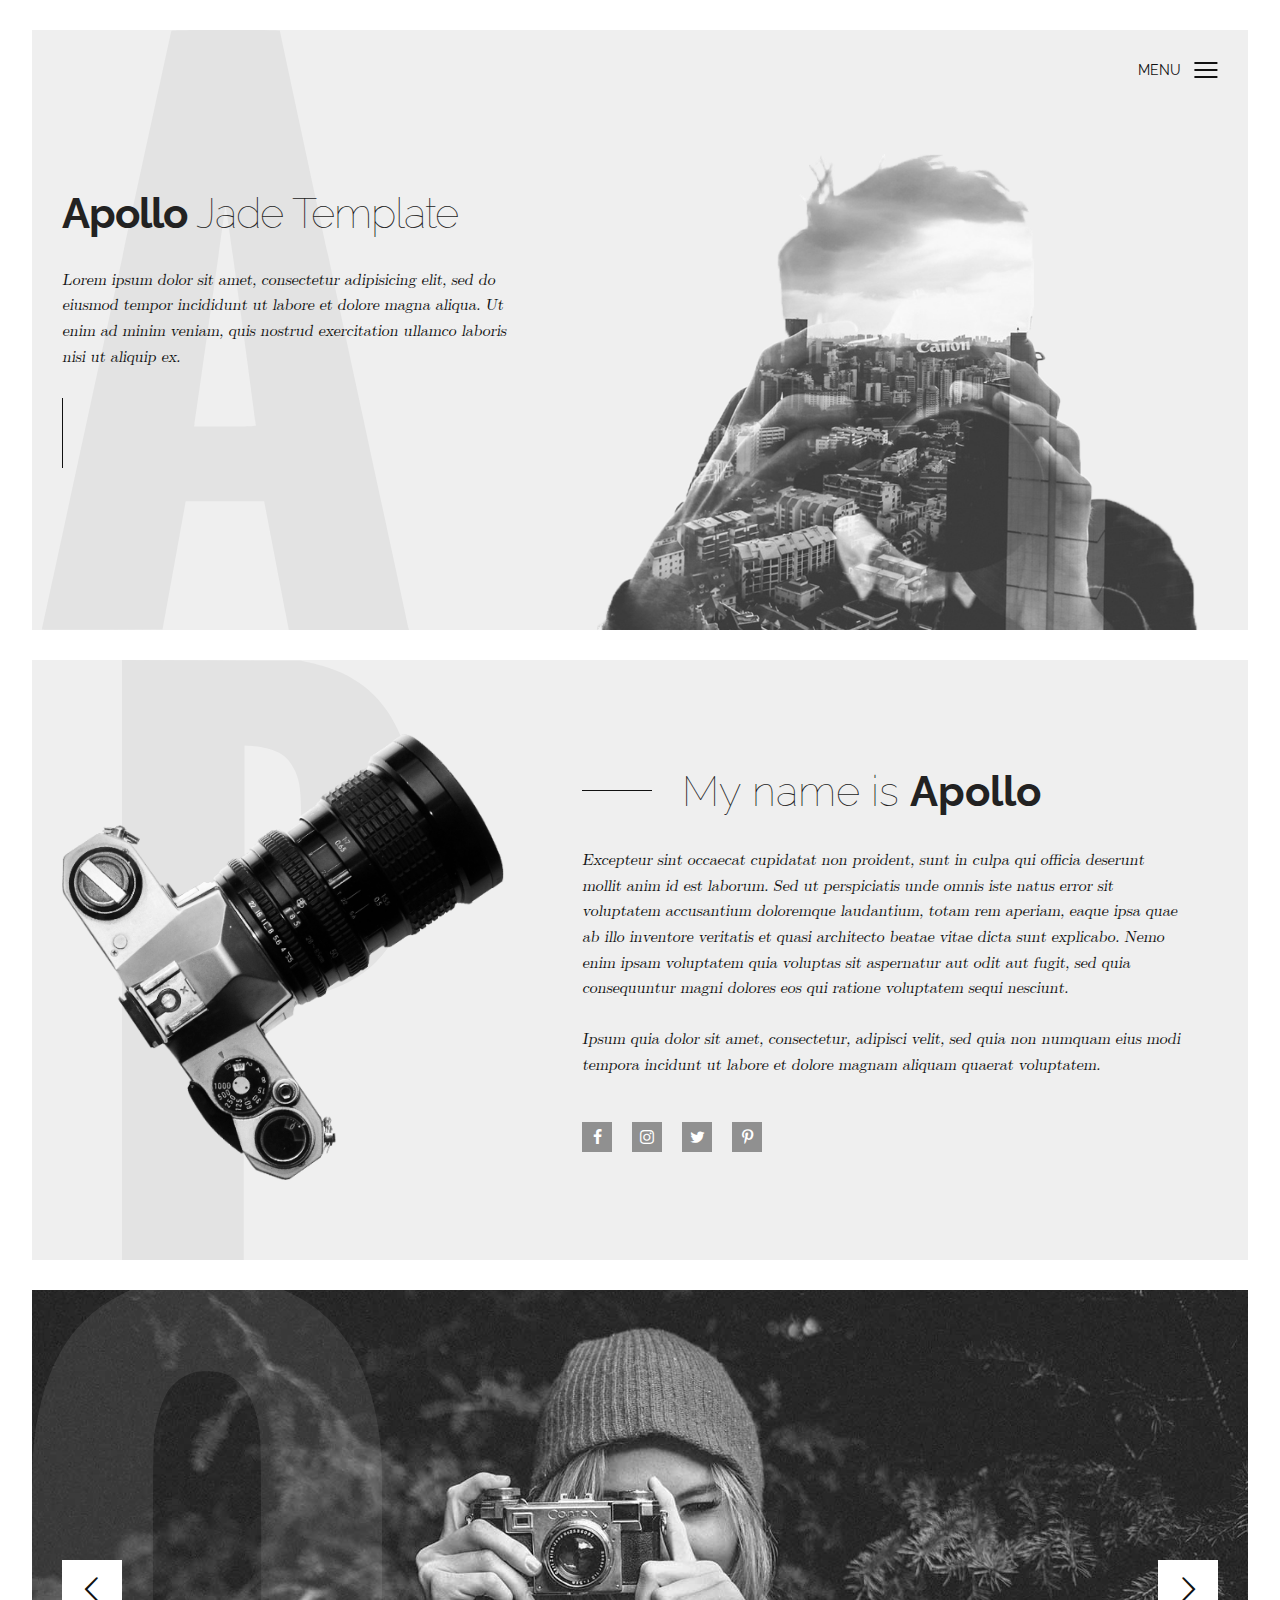
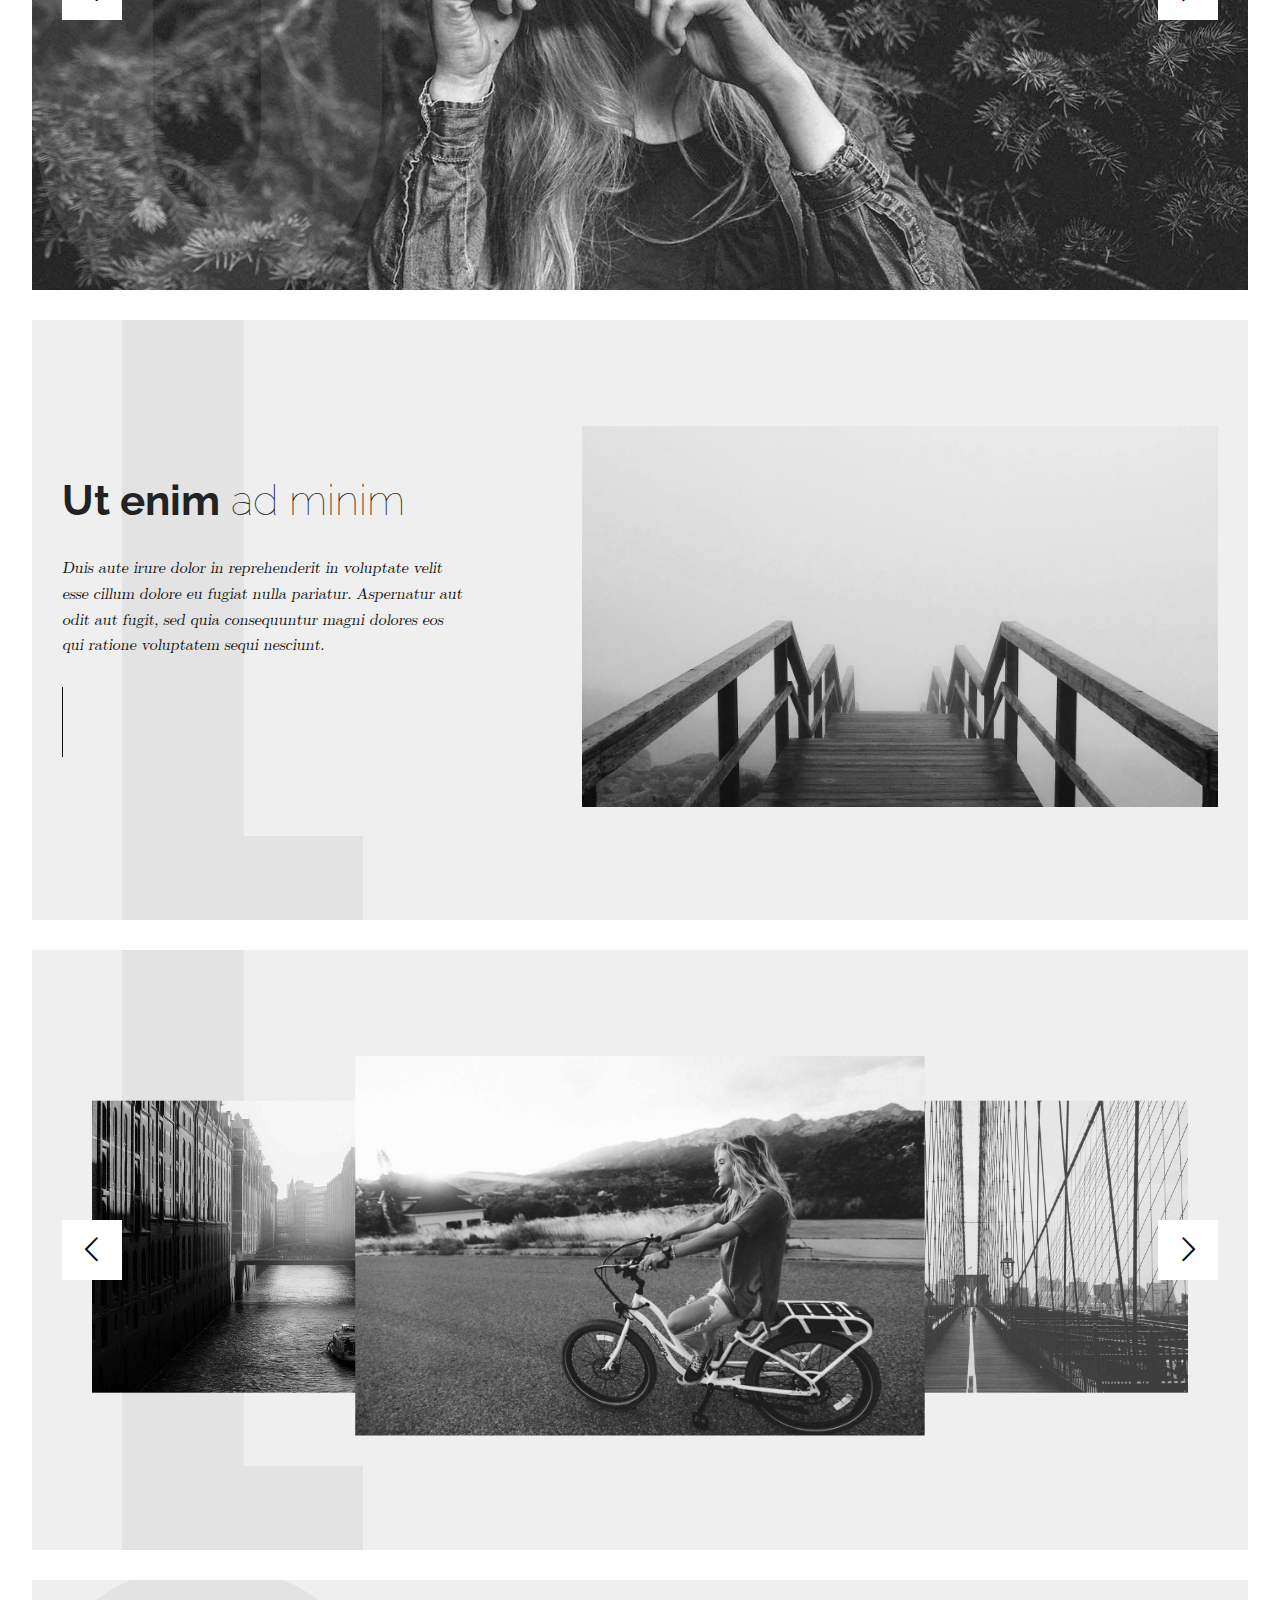
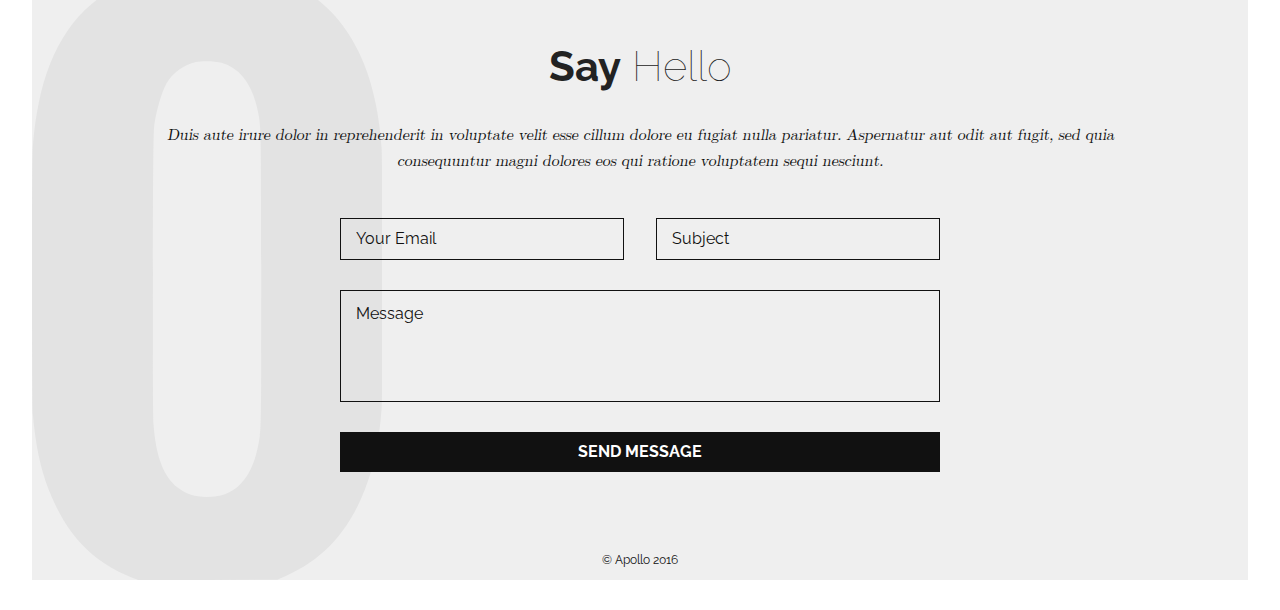
<file: demo3-pohja/index.html>
<!DOCTYPE html>
<html lang="en">
  <head>
    <title>Apollo</title>
    <meta charset="utf-8">
    <meta name="viewport" content="width=device-width, initial-scale=1">
    <meta http-equiv="X-UA-Compatible" content="IE=edge">
    <meta name="description" content="Jade website template">
    <meta name="keywords" content="apollo, jade, template, html, sass, jquery">
    <meta name="author" content="Bucky Maler">
    <link rel="stylesheet" href="assets/css/main.css">
  </head>
  <body>
    <section id="hero"><svg version="1.1" id="Layer_1" xmlns="http://www.w3.org/2000/svg" xmlns:xlink="http://www.w3.org/1999/xlink" x="0px" y="0px" viewBox="0 0 100 163.5" style="enable-background:new 0 0 100 163.5;" xml:space="preserve">
<g transform="translate(0.000000,749.000000) scale(0.100000,-0.100000)">
	<path d="M352.5,7487.4C351.4,7484.3,0,5858.4,0,5856.4c0-0.7,74-0.9,164.1-0.7l164.3,0.7l31.6,174.6l31.6,174.6h106.9h106.9l24.4-127.7c13.5-70.3,28.6-149.1,33.6-175l9.2-47.6h163.5H1000l-1.1,4.8c-2.8,11.1-350.7,1626.1-350.7,1627.9c0,1.1-61.1,2-147.3,2C384.8,7490,353.1,7489.3,352.5,7487.4z M542.3,6713.5c22.3-163.5,40.4-298.8,40.4-300.5c0-2.8-10.7-3.3-84-3.3h-84.2l1.3,7.2c2.2,12.7,84,590.8,84,593.4C499.8,7022.7,507,6971.7,542.3,6713.5z"/>
</g>
</svg>
      <header>
        <div class="nav-toggle">
          <p>Menu</p><span></span>
        </div>
        <ul class="nav">
          <li><a href="#about">About</a></li>
          <li><a href="#full-slide">Work</a></li>
          <li><a href="#contact">Contact</a></li>
        </ul>
      </header>
      <div class="wrapper">
        <div class="welcome">
          <h1><strong>Apollo</strong> Jade Template</h1>
          <p>Lorem ipsum dolor sit amet, consectetur adipisicing elit, sed do eiusmod tempor incididunt ut labore et dolore magna aliqua. Ut enim ad minim veniam, quis nostrud exercitation ullamco laboris nisi ut aliquip ex.</p>
        </div>
        <div class="photographer"><img src="assets/img/hero.png" alt="Photographer"></div>
      </div>
    </section>
    <section id="about"><svg version="1.1" id="Layer_1" xmlns="http://www.w3.org/2000/svg" xmlns:xlink="http://www.w3.org/1999/xlink" x="0px" y="0px" viewBox="0 0 100 203.6" style="enable-background:new 0 0 100 203.6;" xml:space="preserve">
<g transform="translate(0.000000,749.000000) scale(0.100000,-0.100000)">
	<path d="M0,6471.9V5454.2h206.5h206.5v436.2v436.2h7.6c19.8,0.3,107.9,5.7,128.3,8.2c90.2,10.9,154.9,29.4,220.4,62.8c141.1,72.6,213.3,213.3,228.3,444.1c8.7,135.3-7.3,272.3-42.9,368.3c-48.6,130.5-131,212.8-253.8,253.8c-15.5,5.2-43.5,12.8-62.2,17.1l-34,7.3l-302.2,0.8L0,7490V6471.9z M490.5,7190.8c51.1-13.6,71.2-28.8,92.9-69.8c22.3-41.9,26.4-81.5,24.7-243.2l-1.4-115l-8.4-32.1c-10.9-40.5-13.6-45.4-35.6-67.9c-21.2-22-30.7-27.4-60.6-34.5c-18.8-4.3-68.2-10.9-82.6-10.9c-3.3,0-3.8,44-3.8,291.1v291.3l26.6-1.6C456.8,7197.3,478.6,7194,490.5,7190.8z"/>
</g>
</svg>
      <div class="wrapper">
        <div class="camera"><img src="assets/img/camera.png" alt="Camera"></div>
        <div class="blurb">
          <h2>My name is <strong>Apollo</strong></h2>
          <p>Excepteur sint occaecat cupidatat non proident, sunt in culpa qui officia deserunt mollit anim id est laborum. Sed ut perspiciatis unde omnis iste natus error sit voluptatem accusantium doloremque laudantium, totam rem aperiam, eaque ipsa quae ab illo inventore veritatis et quasi architecto beatae vitae dicta sunt explicabo. Nemo enim ipsam voluptatem quia voluptas sit aspernatur aut odit aut fugit, sed quia consequuntur magni dolores eos qui ratione voluptatem sequi nesciunt.<br><br>Ipsum quia dolor sit amet, consectetur, adipisci velit, sed quia non numquam eius modi tempora incidunt ut labore et dolore magnam aliquam quaerat voluptatem.</p>
          <div class="social"><a href="#"><i class="icon-facebook"></i></a><a href="#"><i class="icon-instagram"></i></a><a href="#"><i class="icon-twitter"></i></a><a href="#"><i class="icon-pinterest-p"></i></a></div>
        </div>
      </div>
    </section>
    <section id="full-slide"><svg version="1.1" id="Layer_1" xmlns="http://www.w3.org/2000/svg" xmlns:xlink="http://www.w3.org/1999/xlink" x="0px" y="0px" viewBox="0 0 100 171.2" style="enable-background:new 0 0 100 171.2;" xml:space="preserve">
<g transform="translate(0.000000,750.000000) scale(0.100000,-0.100000)">
	<path d="M253.7,7486.3c-151.6-74.7-233.3-224.4-251.4-460.9c-3.2-41.5-3-726.7,0-763.9c7.5-86.3,21.9-155.7,44.5-213.7c51.4-130.6,124.4-207.8,239.3-253.2l17.8-6.8l197.9,0.5l197.9,0.7l22.8,10c98.4,42.7,167.6,112.8,214.8,217.1c34.2,75.6,52.5,154.8,60.3,260.3c3.2,42,3,700.9,0,743.1c-8.2,113.2-29.2,200.4-66,276.2c-44.1,90.4-104.6,151.6-190.9,193.4l-22.8,11H499.8H281.5L253.7,7486.3zM541.1,7263.7c52.3-15.8,85.6-58.7,101.8-131.3c11.4-51.6,11.2-43.8,11.2-488.6c0-384-0.2-418.7-3.9-444.3c-9.8-68.3-28.5-112.8-59.4-141.8c-24-22.4-52.5-32.6-92-32.6c-35.2,0-57.5,6.8-82.2,25.8c-40.9,30.8-63.2,89-69.9,182c-1.6,21.7-2.1,171.2-1.6,434.9c0.9,362.1,1.4,404.1,4.8,425.1c7.1,43.4,21,89,34.2,112.6c16.4,28.8,49.5,52.7,83.8,60.5C486.3,7270.1,523.3,7269,541.1,7263.7z"/>
</g>
</svg>
      <ul class="banner">
        <li class="active"></li>
        <li></li>
        <li></li>
      </ul><i class="icon-chevron-thin-left prev"></i><i class="icon-chevron-thin-right next"></i>
    </section>
    <section id="featured"><svg version="1.1" id="Layer_1" xmlns="http://www.w3.org/2000/svg" xmlns:xlink="http://www.w3.org/1999/xlink" x="0px" y="0px" viewBox="0 0 100 248.8" style="enable-background:new 0 0 100 248.8;" xml:space="preserve">
<g transform="translate(0.000000,749.000000) scale(0.100000,-0.100000)">
	<path d="M0,6245.8V5001.6h500h500V5176v174.4H752.5H505v1069.8V7490H252.5H0V6245.8z"/>
</g>
</svg>
      <div class="wrapper">
        <div class="blurb">
          <h2><strong>Ut enim</strong> ad minim</h2>
          <p>Duis aute irure dolor in reprehenderit in voluptate velit esse cillum dolore eu fugiat nulla pariatur. Aspernatur aut odit aut fugit, sed quia consequuntur magni dolores eos qui ratione voluptatem sequi nesciunt.</p>
        </div>
        <div class="featured"><img src="assets/img/featured.jpg" alt="Featured"></div>
      </div>
    </section>
    <section id="three-slide"><svg version="1.1" id="Layer_1" xmlns="http://www.w3.org/2000/svg" xmlns:xlink="http://www.w3.org/1999/xlink" x="0px" y="0px" viewBox="0 0 100 248.8" style="enable-background:new 0 0 100 248.8;" xml:space="preserve">
<g transform="translate(0.000000,749.000000) scale(0.100000,-0.100000)">
	<path d="M0,6245.8V5001.6h500h500V5176v174.4H752.5H505v1069.8V7490H252.5H0V6245.8z"/>
</g>
</svg>
      <div class="wrapper">
        <ul class="slider">
          <li class="back"><img src="assets/img/three-slide/thumb-1.jpg"></li>
          <li class="current"><img src="assets/img/three-slide/thumb-2.jpg"></li>
          <li class="front"><img src="assets/img/three-slide/thumb-3.jpg"></li>
          <li><img src="assets/img/three-slide/thumb-4.jpg"></li>
        </ul>
      </div><i class="icon-chevron-thin-left prev"></i><i class="icon-chevron-thin-right next"></i>
    </section>
    <section id="contact"><svg version="1.1" id="Layer_1" xmlns="http://www.w3.org/2000/svg" xmlns:xlink="http://www.w3.org/1999/xlink" x="0px" y="0px" viewBox="0 0 100 171.2" style="enable-background:new 0 0 100 171.2;" xml:space="preserve">
<g transform="translate(0.000000,750.000000) scale(0.100000,-0.100000)">
	<path d="M253.7,7486.3c-151.6-74.7-233.3-224.4-251.4-460.9c-3.2-41.5-3-726.7,0-763.9c7.5-86.3,21.9-155.7,44.5-213.7c51.4-130.6,124.4-207.8,239.3-253.2l17.8-6.8l197.9,0.5l197.9,0.7l22.8,10c98.4,42.7,167.6,112.8,214.8,217.1c34.2,75.6,52.5,154.8,60.3,260.3c3.2,42,3,700.9,0,743.1c-8.2,113.2-29.2,200.4-66,276.2c-44.1,90.4-104.6,151.6-190.9,193.4l-22.8,11H499.8H281.5L253.7,7486.3zM541.1,7263.7c52.3-15.8,85.6-58.7,101.8-131.3c11.4-51.6,11.2-43.8,11.2-488.6c0-384-0.2-418.7-3.9-444.3c-9.8-68.3-28.5-112.8-59.4-141.8c-24-22.4-52.5-32.6-92-32.6c-35.2,0-57.5,6.8-82.2,25.8c-40.9,30.8-63.2,89-69.9,182c-1.6,21.7-2.1,171.2-1.6,434.9c0.9,362.1,1.4,404.1,4.8,425.1c7.1,43.4,21,89,34.2,112.6c16.4,28.8,49.5,52.7,83.8,60.5C486.3,7270.1,523.3,7269,541.1,7263.7z"/>
</g>
</svg>
      <div class="wrapper">
        <div class="blurb">
          <h2><strong>Say</strong> Hello</h2>
          <p>Duis aute irure dolor in reprehenderit in voluptate velit esse cillum dolore eu fugiat nulla pariatur. Aspernatur aut odit aut fugit, sed quia consequuntur magni dolores eos qui ratione voluptatem sequi nesciunt.</p>
        </div>
        <form>
          <input type="email" placeholder="Your Email">
          <input type="text" placeholder="Subject">
          <textarea placeholder="Message"></textarea>
          <input type="submit" value="Send Message">
        </form>
      </div>
      <p class="copyright">&copy; Apollo 2016</p>
    </section>
    <script src="https://ajax.googleapis.com/ajax/libs/jquery/2.2.4/jquery.min.js"></script>
    <script>window.jQuery || document.write('<script src="assets/js/vendor/jquery-2.2.4.min.js"><\/script>')</script>
    <script src="assets/js/functions-min.js"></script>
  </body>
</html>
</file>
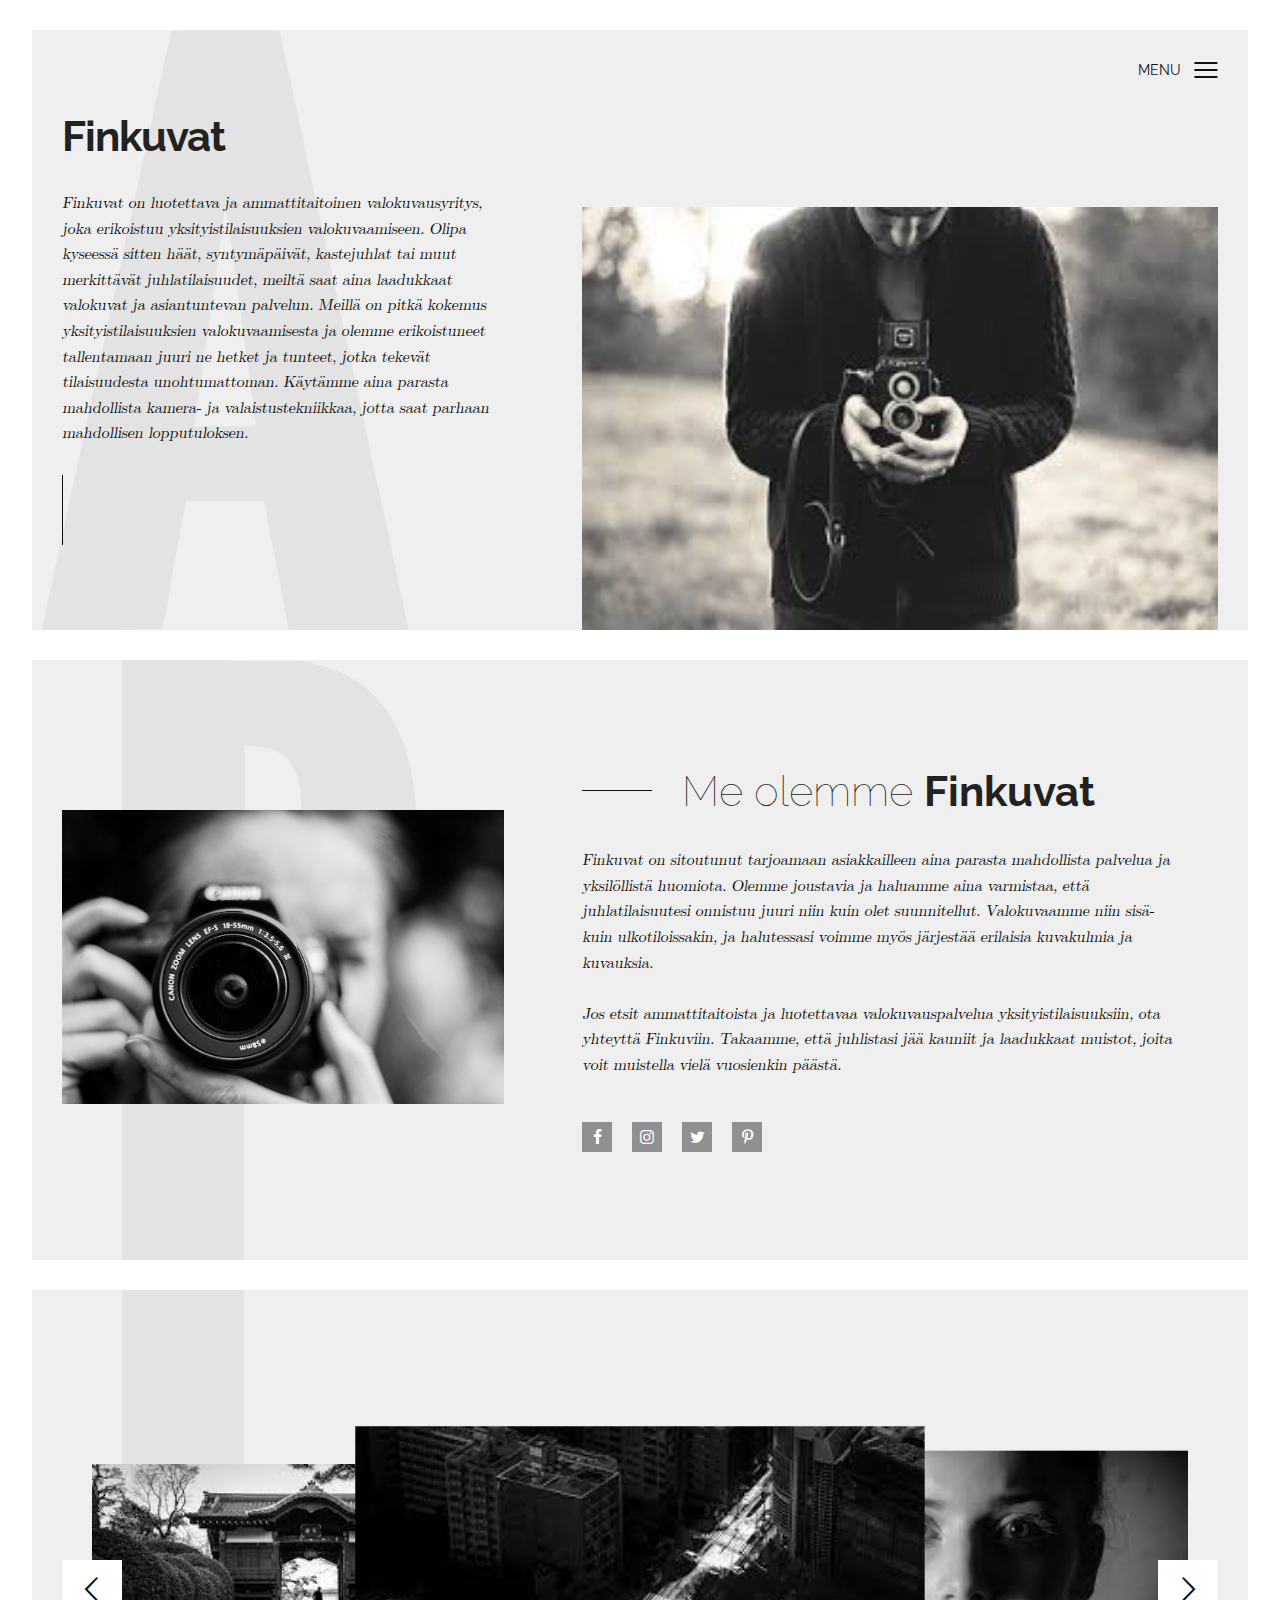
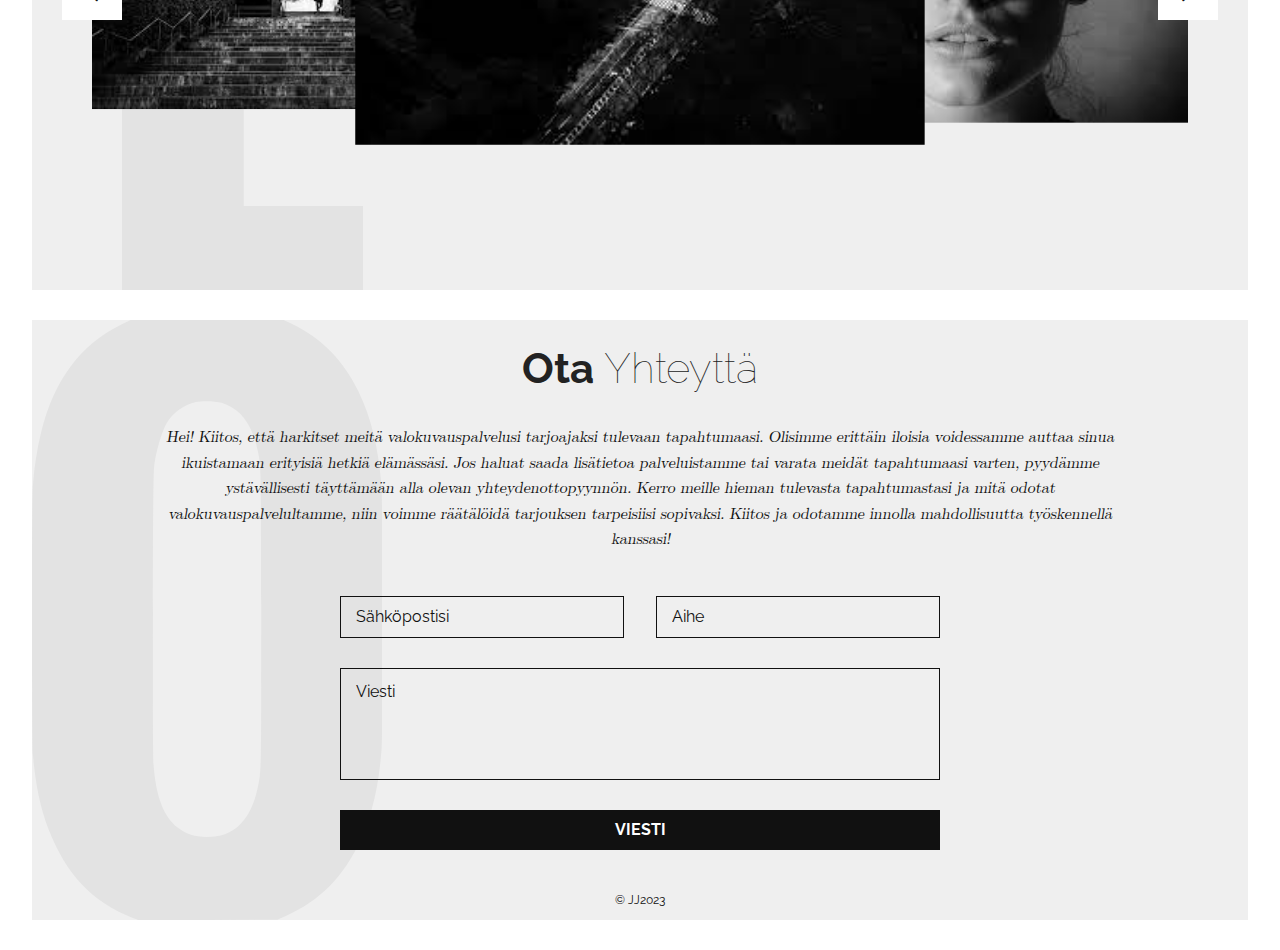
<file: demo3/index.html>
<!DOCTYPE html>
<html lang="en">
  <head>
    <title>Apollo</title>
    <meta charset="utf-8">
    <meta name="viewport" content="width=device-width, initial-scale=1">
    <meta http-equiv="X-UA-Compatible" content="IE=edge">
    <meta name="description" content="Jade website template">
    <meta name="keywords" content="apollo, jade, template, html, sass, jquery">
    <meta name="author" content="Bucky Maler">
    <link rel="stylesheet" href="assets/css/main.css">
  </head>
  <body>
    <section id="hero"><svg version="1.1" id="Layer_1" xmlns="http://www.w3.org/2000/svg" xmlns:xlink="http://www.w3.org/1999/xlink" x="0px" y="0px" viewBox="0 0 100 163.5" style="enable-background:new 0 0 100 163.5;" xml:space="preserve">
<g transform="translate(0.000000,749.000000) scale(0.100000,-0.100000)">
	<path d="M352.5,7487.4C351.4,7484.3,0,5858.4,0,5856.4c0-0.7,74-0.9,164.1-0.7l164.3,0.7l31.6,174.6l31.6,174.6h106.9h106.9l24.4-127.7c13.5-70.3,28.6-149.1,33.6-175l9.2-47.6h163.5H1000l-1.1,4.8c-2.8,11.1-350.7,1626.1-350.7,1627.9c0,1.1-61.1,2-147.3,2C384.8,7490,353.1,7489.3,352.5,7487.4z M542.3,6713.5c22.3-163.5,40.4-298.8,40.4-300.5c0-2.8-10.7-3.3-84-3.3h-84.2l1.3,7.2c2.2,12.7,84,590.8,84,593.4C499.8,7022.7,507,6971.7,542.3,6713.5z"/>
</g>
</svg>
      <header>
        <div class="nav-toggle">
          <p>Menu</p><span></span>
        </div>
        <ul class="nav">
          <li><a href="#about">Tietoa meistä</a></li>
          <li><a href="#full-slide">Työ</a></li>
          <li><a href="#contact">Yhteystiedot</a></li>
        </ul>
      </header>
      <div class="wrapper">
        <div class="welcome">
          <h1><strong>Finkuvat</strong></h1>
          <p>Finkuvat on luotettava ja ammattitaitoinen valokuvausyritys, joka erikoistuu yksityistilaisuuksien valokuvaamiseen. Olipa kyseessä sitten häät, syntymäpäivät, kastejuhlat tai muut merkittävät juhlatilaisuudet, meiltä saat aina laadukkaat valokuvat ja asiantuntevan palvelun.

            Meillä on pitkä kokemus yksityistilaisuuksien valokuvaamisesta ja olemme erikoistuneet tallentamaan juuri ne hetket ja tunteet, jotka tekevät tilaisuudesta unohtumattoman. Käytämme aina parasta mahdollista kamera- ja valaistustekniikkaa, jotta saat parhaan mahdollisen lopputuloksen. </p>
        </div>
        <div class="photographer"><img src="assets/img/Valokuuvaja.jpeg" alt="Valokuvaaja"></div>
      </div>
    </section>
    <section id="about"><svg version="1.1" id="Layer_1" xmlns="http://www.w3.org/2000/svg" xmlns:xlink="http://www.w3.org/1999/xlink" x="0px" y="0px" viewBox="0 0 100 203.6" style="enable-background:new 0 0 100 203.6;" xml:space="preserve">
<g transform="translate(0.000000,749.000000) scale(0.100000,-0.100000)">
	<path d="M0,6471.9V5454.2h206.5h206.5v436.2v436.2h7.6c19.8,0.3,107.9,5.7,128.3,8.2c90.2,10.9,154.9,29.4,220.4,62.8c141.1,72.6,213.3,213.3,228.3,444.1c8.7,135.3-7.3,272.3-42.9,368.3c-48.6,130.5-131,212.8-253.8,253.8c-15.5,5.2-43.5,12.8-62.2,17.1l-34,7.3l-302.2,0.8L0,7490V6471.9z M490.5,7190.8c51.1-13.6,71.2-28.8,92.9-69.8c22.3-41.9,26.4-81.5,24.7-243.2l-1.4-115l-8.4-32.1c-10.9-40.5-13.6-45.4-35.6-67.9c-21.2-22-30.7-27.4-60.6-34.5c-18.8-4.3-68.2-10.9-82.6-10.9c-3.3,0-3.8,44-3.8,291.1v291.3l26.6-1.6C456.8,7197.3,478.6,7194,490.5,7190.8z"/>
</g>
</svg>
      <div class="wrapper">
        <div class="camera"><img src="assets/img/kuvaaja2.jpg" alt="Kamera"></div>
        <div class="blurb">
          <h2>Me olemme <strong> Finkuvat</strong></h2>
          <p>Finkuvat on sitoutunut tarjoamaan asiakkailleen aina parasta mahdollista palvelua ja yksilöllistä huomiota. Olemme joustavia ja haluamme aina varmistaa, että juhlatilaisuutesi onnistuu juuri niin kuin olet suunnitellut. Valokuvaamme niin sisä- kuin ulkotiloissakin, ja halutessasi voimme myös järjestää erilaisia kuvakulmia ja kuvauksia.<br><br>Jos etsit ammattitaitoista ja luotettavaa valokuvauspalvelua yksityistilaisuuksiin, ota yhteyttä Finkuviin. Takaamme, että juhlistasi jää kauniit ja laadukkaat muistot, joita voit muistella vielä vuosienkin päästä.</p>
          <div class="social"><a href="#"><i class="icon-facebook"></i></a><a href="#"><i class="icon-instagram"></i></a><a href="#"><i class="icon-twitter"></i></a><a href="#"><i class="icon-pinterest-p"></i></a></div>
        </div>
      </div>
          <h2><strong>Ikuista</strong> Hetkesi</h2>
          <p>Valokuvaajan palkkaaminen häihin, tai lapsikuviin, perhekuviin jne. on sijoitus, joka maksaa itsensä takaisin viimeistään vuosikymmeniä myöhemmin. Kuvaaja huomaa pienet mutta ratkaisevat hetket, jotka ovat ohi sekunneissa, kuvaajana otan myös kerralla kuvat jotka voi antaa myös isovanhemmille, kiitoskortiksi ja muille, myös teettää taulut samalla kertaa.
          </p>
        </div>
        <div class="featured"><img src="assets/img/kuvaaja3.jpg" alt="kuvaaja3"></div>
      </div>
    </section>
    <section id="three-slide"><svg version="1.1" id="Layer_1" xmlns="http://www.w3.org/2000/svg" xmlns:xlink="http://www.w3.org/1999/xlink" x="0px" y="0px" viewBox="0 0 100 248.8" style="enable-background:new 0 0 100 248.8;" xml:space="preserve">
<g transform="translate(0.000000,749.000000) scale(0.100000,-0.100000)">
	<path d="M0,6245.8V5001.6h500h500V5176v174.4H752.5H505v1069.8V7490H252.5H0V6245.8z"/>
</g>
</svg>
      <div class="wrapper">
        <ul class="slider">
          <li class="back"><img src="assets/img/three-slide/kuva1.jpeg"></li>
          <li class="current"><img src="assets/img/three-slide/kuva2.jpeg"></li>
          <li class="front"><img src="assets/img/three-slide/kuva3.jpeg"></li>
          <li><img src="assets/img/three-slide/kuva4.jpeg"></li>
        </ul>
      </div><i class="icon-chevron-thin-left prev"></i><i class="icon-chevron-thin-right next"></i>
    </section>
    <section id="contact"><svg version="1.1" id="Layer_1" xmlns="http://www.w3.org/2000/svg" xmlns:xlink="http://www.w3.org/1999/xlink" x="0px" y="0px" viewBox="0 0 100 171.2" style="enable-background:new 0 0 100 171.2;" xml:space="preserve">
<g transform="translate(0.000000,750.000000) scale(0.100000,-0.100000)">
	<path d="M253.7,7486.3c-151.6-74.7-233.3-224.4-251.4-460.9c-3.2-41.5-3-726.7,0-763.9c7.5-86.3,21.9-155.7,44.5-213.7c51.4-130.6,124.4-207.8,239.3-253.2l17.8-6.8l197.9,0.5l197.9,0.7l22.8,10c98.4,42.7,167.6,112.8,214.8,217.1c34.2,75.6,52.5,154.8,60.3,260.3c3.2,42,3,700.9,0,743.1c-8.2,113.2-29.2,200.4-66,276.2c-44.1,90.4-104.6,151.6-190.9,193.4l-22.8,11H499.8H281.5L253.7,7486.3zM541.1,7263.7c52.3-15.8,85.6-58.7,101.8-131.3c11.4-51.6,11.2-43.8,11.2-488.6c0-384-0.2-418.7-3.9-444.3c-9.8-68.3-28.5-112.8-59.4-141.8c-24-22.4-52.5-32.6-92-32.6c-35.2,0-57.5,6.8-82.2,25.8c-40.9,30.8-63.2,89-69.9,182c-1.6,21.7-2.1,171.2-1.6,434.9c0.9,362.1,1.4,404.1,4.8,425.1c7.1,43.4,21,89,34.2,112.6c16.4,28.8,49.5,52.7,83.8,60.5C486.3,7270.1,523.3,7269,541.1,7263.7z"/>
</g>
</svg>
      <div class="wrapper">
        <div class="blurb">
          <h2><strong>Ota</strong> Yhteyttä</h2>
          <p>Hei! Kiitos, että harkitset meitä valokuvauspalvelusi tarjoajaksi tulevaan tapahtumaasi. Olisimme erittäin iloisia voidessamme auttaa sinua ikuistamaan erityisiä hetkiä elämässäsi. Jos haluat saada lisätietoa palveluistamme tai varata meidät tapahtumaasi varten, pyydämme ystävällisesti täyttämään alla olevan yhteydenottopyynnön. Kerro meille hieman tulevasta tapahtumastasi ja mitä odotat valokuvauspalvelultamme, niin voimme räätälöidä tarjouksen tarpeisiisi sopivaksi. Kiitos ja odotamme innolla mahdollisuutta työskennellä kanssasi!</p>
        </div>
        <form>
          <input type="email" placeholder="Sähköpostisi">
          <input type="text" placeholder="Aihe">
          <textarea placeholder="Viesti"></textarea>
          <input type="submit" value="Viesti">
        </form>
      </div>
      <p class="copyright">&copy; JJ2023</p>
    </section>
    <script src="https://ajax.googleapis.com/ajax/libs/jquery/2.2.4/jquery.min.js"></script>
    <script>window.jQuery || document.write('<script src="assets/js/vendor/jquery-2.2.4.min.js"><\/script>')</script>
    <script src="assets/js/functions-min.js"></script>
  </body>
</html>
</file>
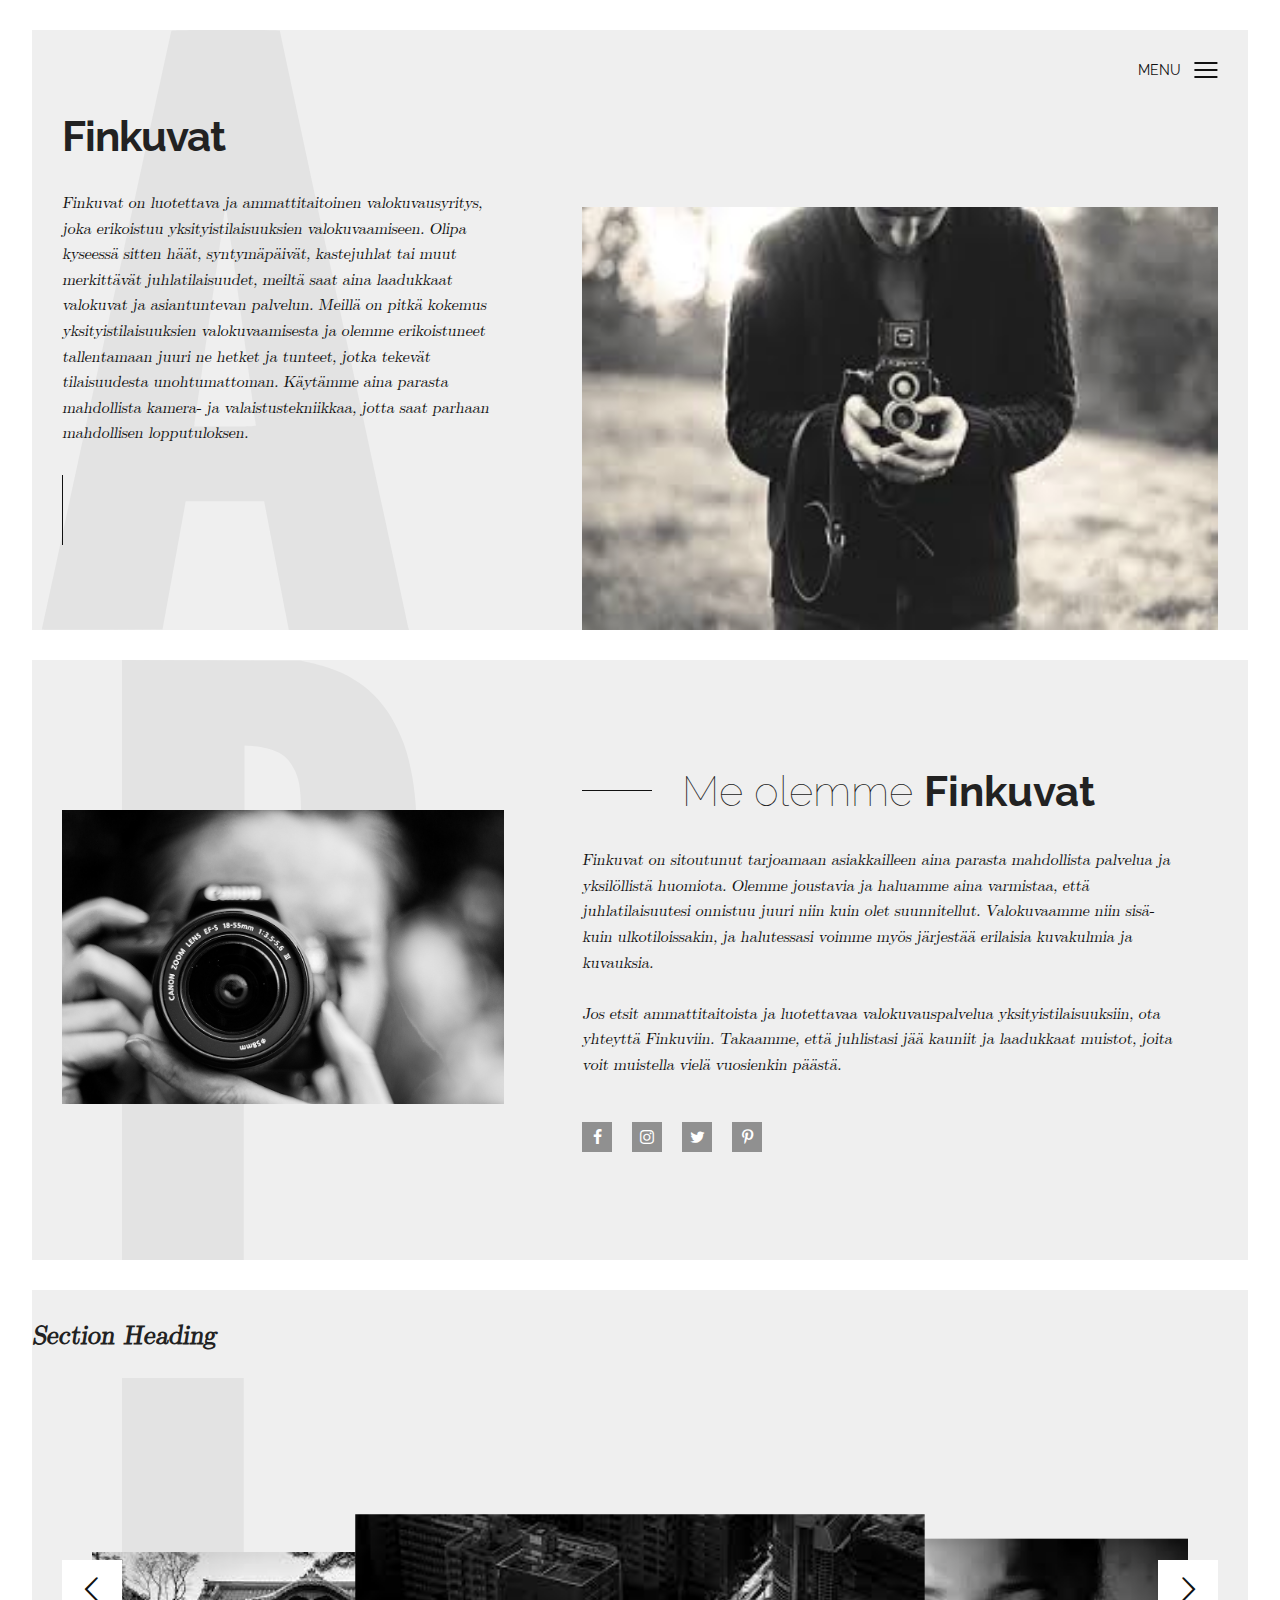
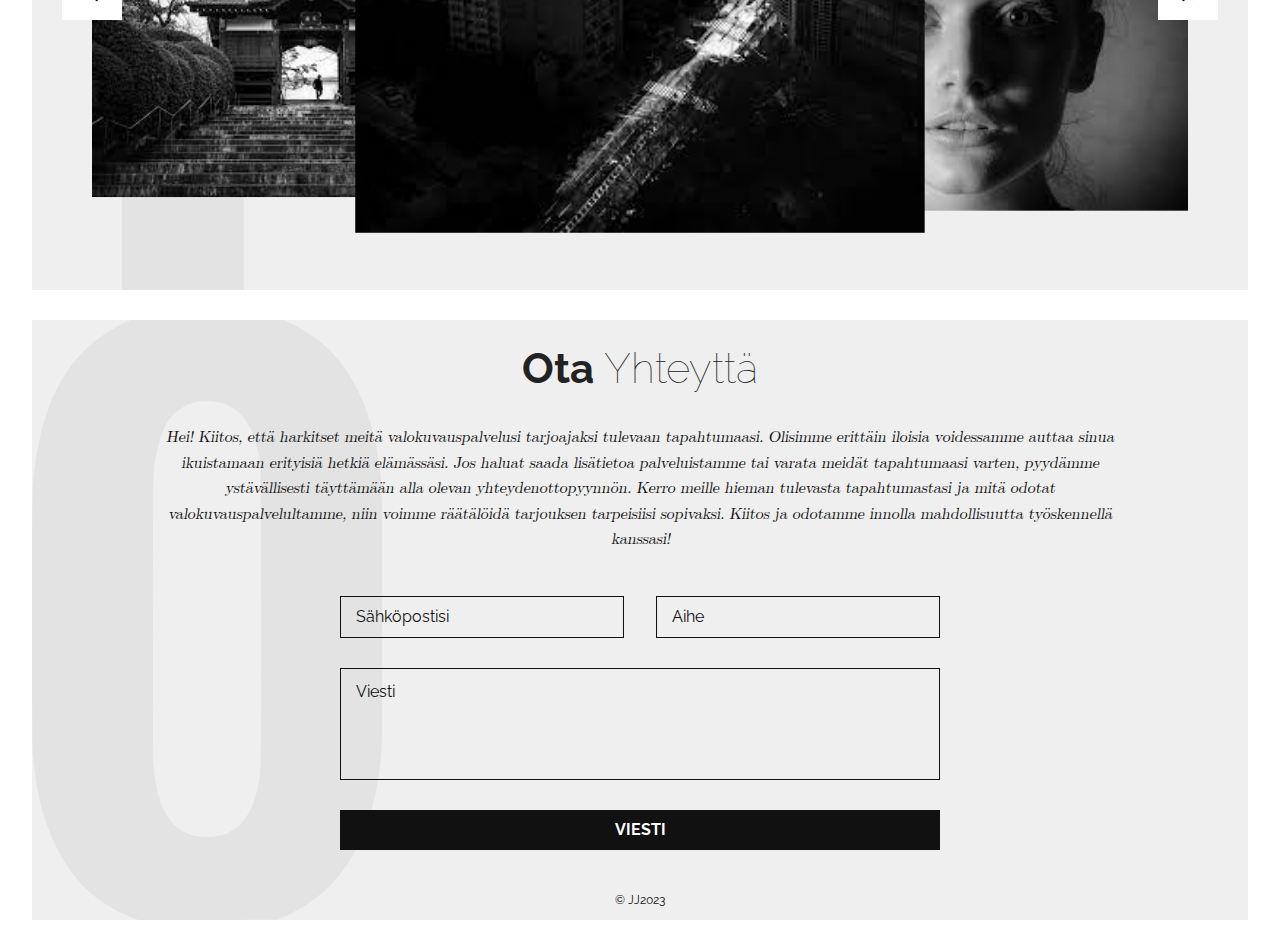
<file: demo4/index.html>
<!DOCTYPE html>
<html lang="fi">
  <head>
    <title>Apollo</title>
    <meta charset="utf-8">
    <meta name="viewport" content="width=device-width, initial-scale=1">
    <meta http-equiv="X-UA-Compatible" content="IE=edge">
    <meta name="description" content="Jade website template">
    <meta name="keywords" content="apollo, jade, template, html, sass, jquery">
    <meta name="author" content="Bucky Maler">
    <link rel="stylesheet" href="assets/css/main.css">
  </head>
  <body>
    <section id="hero"><svg version="1.1" id="Layer_1" xmlns="http://www.w3.org/2000/svg" xmlns:xlink="http://www.w3.org/1999/xlink" x="0px" y="0px" viewBox="0 0 100 163.5" style="enable-background:new 0 0 100 163.5;" xml:space="preserve">
<g transform="translate(0.000000,749.000000) scale(0.100000,-0.100000)">
	<path d="M352.5,7487.4C351.4,7484.3,0,5858.4,0,5856.4c0-0.7,74-0.9,164.1-0.7l164.3,0.7l31.6,174.6l31.6,174.6h106.9h106.9l24.4-127.7c13.5-70.3,28.6-149.1,33.6-175l9.2-47.6h163.5H1000l-1.1,4.8c-2.8,11.1-350.7,1626.1-350.7,1627.9c0,1.1-61.1,2-147.3,2C384.8,7490,353.1,7489.3,352.5,7487.4z M542.3,6713.5c22.3-163.5,40.4-298.8,40.4-300.5c0-2.8-10.7-3.3-84-3.3h-84.2l1.3,7.2c2.2,12.7,84,590.8,84,593.4C499.8,7022.7,507,6971.7,542.3,6713.5z"/>
</g>
</svg>
      <header>
        <div class="nav-toggle">
          <p>Menu</p><span></span>
        </div>
        <ul class="nav">
          <li><a href="#about">Tietoa meistä</a></li>
          <li><a href="#full-slide">Työ</a></li>
          <li><a href="#contact">Yhteystiedot</a></li>
        </ul>
      </header>
      <div class="wrapper">
        <div class="welcome">
          <h1><strong>Finkuvat</strong></h1>
          <p>Finkuvat on luotettava ja ammattitaitoinen valokuvausyritys, joka erikoistuu yksityistilaisuuksien valokuvaamiseen. Olipa kyseessä sitten häät, syntymäpäivät, kastejuhlat tai muut merkittävät juhlatilaisuudet, meiltä saat aina laadukkaat valokuvat ja asiantuntevan palvelun.

            Meillä on pitkä kokemus yksityistilaisuuksien valokuvaamisesta ja olemme erikoistuneet tallentamaan juuri ne hetket ja tunteet, jotka tekevät tilaisuudesta unohtumattoman. Käytämme aina parasta mahdollista kamera- ja valaistustekniikkaa, jotta saat parhaan mahdollisen lopputuloksen. </p>
        </div>
        <div class="photographer"><img src="assets/img/Valokuuvaja.jpeg" alt="Valokuvaaja"></div>
      </div>
    </section>
    <section id="about"><svg version="1.1" id="Layer_2" xmlns="http://www.w3.org/2000/svg" xmlns:xlink="http://www.w3.org/1999/xlink" x="0px" y="0px" viewBox="0 0 100 203.6" style="enable-background:new 0 0 100 203.6;" xml:space="preserve">
<g transform="translate(0.000000,749.000000) scale(0.100000,-0.100000)">
	<path d="M0,6471.9V5454.2h206.5h206.5v436.2v436.2h7.6c19.8,0.3,107.9,5.7,128.3,8.2c90.2,10.9,154.9,29.4,220.4,62.8c141.1,72.6,213.3,213.3,228.3,444.1c8.7,135.3-7.3,272.3-42.9,368.3c-48.6,130.5-131,212.8-253.8,253.8c-15.5,5.2-43.5,12.8-62.2,17.1l-34,7.3l-302.2,0.8L0,7490V6471.9z M490.5,7190.8c51.1-13.6,71.2-28.8,92.9-69.8c22.3-41.9,26.4-81.5,24.7-243.2l-1.4-115l-8.4-32.1c-10.9-40.5-13.6-45.4-35.6-67.9c-21.2-22-30.7-27.4-60.6-34.5c-18.8-4.3-68.2-10.9-82.6-10.9c-3.3,0-3.8,44-3.8,291.1v291.3l26.6-1.6C456.8,7197.3,478.6,7194,490.5,7190.8z"/>
</g>
</svg>
      <div class="wrapper">
        <div class="camera"><img src="assets/img/kuvaaja2.jpg" alt="Kamera"></div>
        <div class="blurb">
          <h2>Me olemme <strong> Finkuvat</strong></h2>
          <p>Finkuvat on sitoutunut tarjoamaan asiakkailleen aina parasta mahdollista palvelua ja yksilöllistä huomiota. Olemme joustavia ja haluamme aina varmistaa, että juhlatilaisuutesi onnistuu juuri niin kuin olet suunnitellut. Valokuvaamme niin sisä- kuin ulkotiloissakin, ja halutessasi voimme myös järjestää erilaisia kuvakulmia ja kuvauksia.<br><br>Jos etsit ammattitaitoista ja luotettavaa valokuvauspalvelua yksityistilaisuuksiin, ota yhteyttä Finkuviin. Takaamme, että juhlistasi jää kauniit ja laadukkaat muistot, joita voit muistella vielä vuosienkin päästä.</p>
          <div class="social"><a href="#"><i class="icon-facebook"></i></a><a href="#"><i class="icon-instagram"></i></a><a href="#"><i class="icon-twitter"></i></a><a href="#"><i class="icon-pinterest-p"></i></a></div>
        </div>
      </div>
          <h2><strong>Ikuista</strong> Hetkesi</h2>
          <p>Valokuvaajan palkkaaminen häihin, tai lapsikuviin, perhekuviin jne. on sijoitus, joka maksaa itsensä takaisin viimeistään vuosikymmeniä myöhemmin. Kuvaaja huomaa pienet mutta ratkaisevat hetket, jotka ovat ohi sekunneissa, kuvaajana otan myös kerralla kuvat jotka voi antaa myös isovanhemmille, kiitoskortiksi ja muille, myös teettää taulut samalla kertaa.
          </p>
        <div class="featured"><img src="assets/img/kuvaaja3.jpg" alt="kuvaaja3"></div>
    </section>
    <section id="three-slide"><h3>Section Heading</h3><svg version="1.1" id="Layer_3" xmlns="http://www.w3.org/2000/svg" xmlns:xlink="http://www.w3.org/1999/xlink" x="0px" y="0px" viewBox="0 0 100 248.8" style="enable-background:new 0 0 100 248.8;" xml:space="preserve">
<g transform="translate(0.000000,749.000000) scale(0.100000,-0.100000)">
	<path d="M0,6245.8V5001.6h500h500V5176v174.4H752.5H505v1069.8V7490H252.5H0V6245.8z"/>
</g>
</svg>
      <div class="wrapper">
        <ul class="slider">
          <li class="back"><img src="assets/img/three-slide/kuva1.jpeg" alt="kuva1"></li>
          <li class="current"><img src="assets/img/three-slide/kuva2.jpeg" alt="kuva2"></li>
          <li class="front"><img src="assets/img/three-slide/kuva3.jpeg" alt="kuva3"></li>
          <li><img src="assets/img/three-slide/kuva4.jpeg" alt="kuva4"></li>
        </ul>
      </div><i class="icon-chevron-thin-left prev"></i><i class="icon-chevron-thin-right next"></i>
    </section>
    <section id="contact"><svg version="1.1" id="Layer_4" xmlns="http://www.w3.org/2000/svg" xmlns:xlink="http://www.w3.org/1999/xlink" x="0px" y="0px" viewBox="0 0 100 171.2" style="enable-background:new 0 0 100 171.2;" xml:space="preserve">
<g transform="translate(0.000000,750.000000) scale(0.100000,-0.100000)">
	<path d="M253.7,7486.3c-151.6-74.7-233.3-224.4-251.4-460.9c-3.2-41.5-3-726.7,0-763.9c7.5-86.3,21.9-155.7,44.5-213.7c51.4-130.6,124.4-207.8,239.3-253.2l17.8-6.8l197.9,0.5l197.9,0.7l22.8,10c98.4,42.7,167.6,112.8,214.8,217.1c34.2,75.6,52.5,154.8,60.3,260.3c3.2,42,3,700.9,0,743.1c-8.2,113.2-29.2,200.4-66,276.2c-44.1,90.4-104.6,151.6-190.9,193.4l-22.8,11H499.8H281.5L253.7,7486.3zM541.1,7263.7c52.3-15.8,85.6-58.7,101.8-131.3c11.4-51.6,11.2-43.8,11.2-488.6c0-384-0.2-418.7-3.9-444.3c-9.8-68.3-28.5-112.8-59.4-141.8c-24-22.4-52.5-32.6-92-32.6c-35.2,0-57.5,6.8-82.2,25.8c-40.9,30.8-63.2,89-69.9,182c-1.6,21.7-2.1,171.2-1.6,434.9c0.9,362.1,1.4,404.1,4.8,425.1c7.1,43.4,21,89,34.2,112.6c16.4,28.8,49.5,52.7,83.8,60.5C486.3,7270.1,523.3,7269,541.1,7263.7z"/>
</g>
</svg>
      <div class="wrapper">
        <div class="blurb">
          <h2><strong>Ota</strong> Yhteyttä</h2>
          <p>Hei! Kiitos, että harkitset meitä valokuvauspalvelusi tarjoajaksi tulevaan tapahtumaasi. Olisimme erittäin iloisia voidessamme auttaa sinua ikuistamaan erityisiä hetkiä elämässäsi. Jos haluat saada lisätietoa palveluistamme tai varata meidät tapahtumaasi varten, pyydämme ystävällisesti täyttämään alla olevan yhteydenottopyynnön. Kerro meille hieman tulevasta tapahtumastasi ja mitä odotat valokuvauspalvelultamme, niin voimme räätälöidä tarjouksen tarpeisiisi sopivaksi. Kiitos ja odotamme innolla mahdollisuutta työskennellä kanssasi!</p>
        </div>
        <form>
          <input type="email" placeholder="Sähköpostisi">
          <input type="text" placeholder="Aihe">
          <textarea placeholder="Viesti"></textarea>
          <input type="submit" value="Viesti">
        </form>
      </div>
      <p class="copyright">&copy; JJ2023</p>
    </section>
    <script src="https://ajax.googleapis.com/ajax/libs/jquery/2.2.4/jquery.min.js"></script>
    <script>window.jQuery || document.write('<script src="assets/js/vendor/jquery-2.2.4.min.js"><\/script>')</script>
    <script src="assets/js/functions-min.js"></script>
  </body>
</html>
</file>
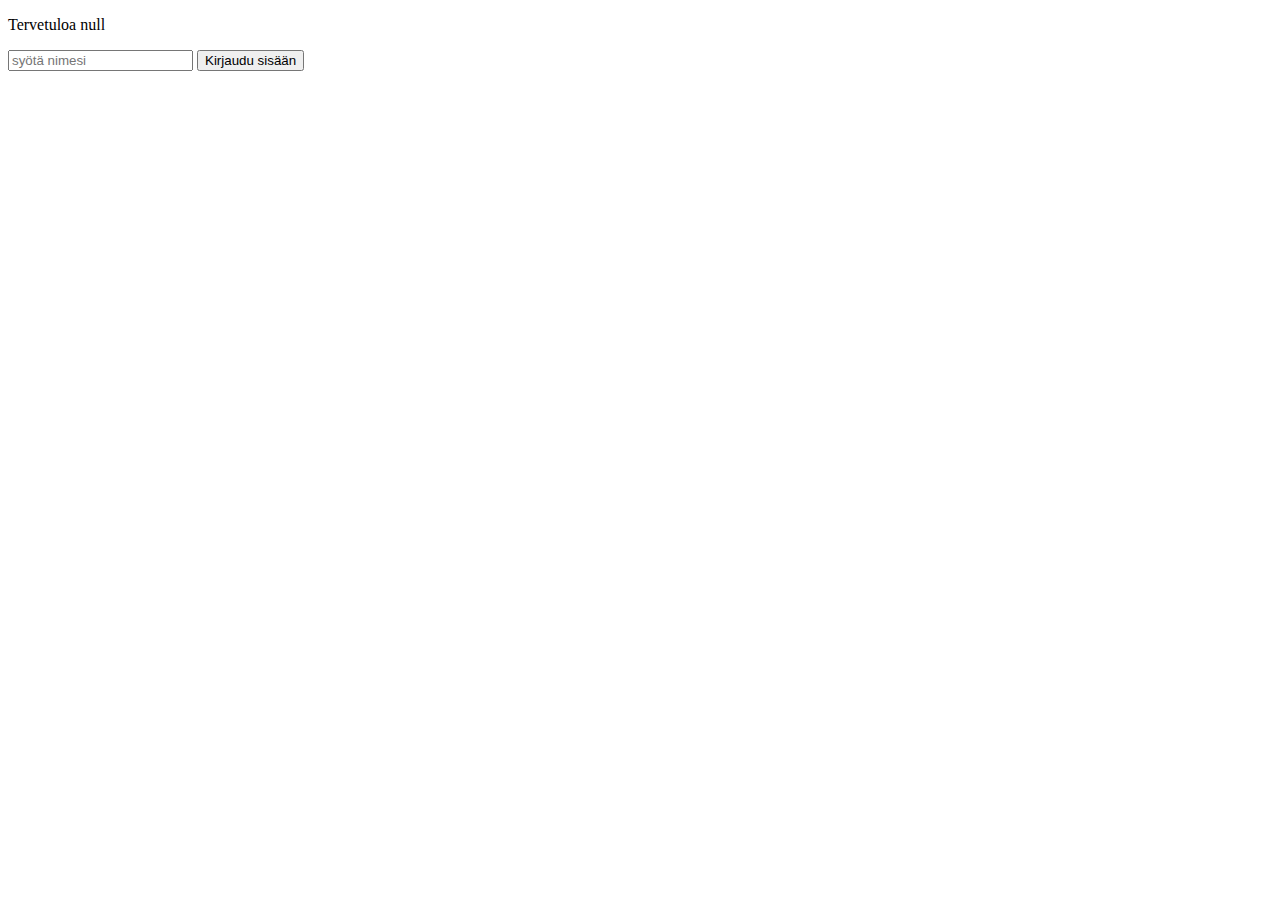
<file: demo7/index.html>
<!DOCTYPE html>
     <html lang="fi">

     <head>
        <meta charset="UTF-8"/>
        <title>demo7</title>
        <script type="text/javascript" language="javascript" src="kirjautuminen.js"></script>
     </head>

<body>
    <p id="tervetuloa_teksti">Tervetuloa</p>
    <form id="kirjautumis_lomake">
        <input id="nimi" type="text" placeholder="syötä nimesi" value="" />
        <input id="kirjaudu_nappi" type="submit" value="Kirjaudu sisään" onClick="kirjaudu()" />
    </form>
</body>

     </html>
</file>
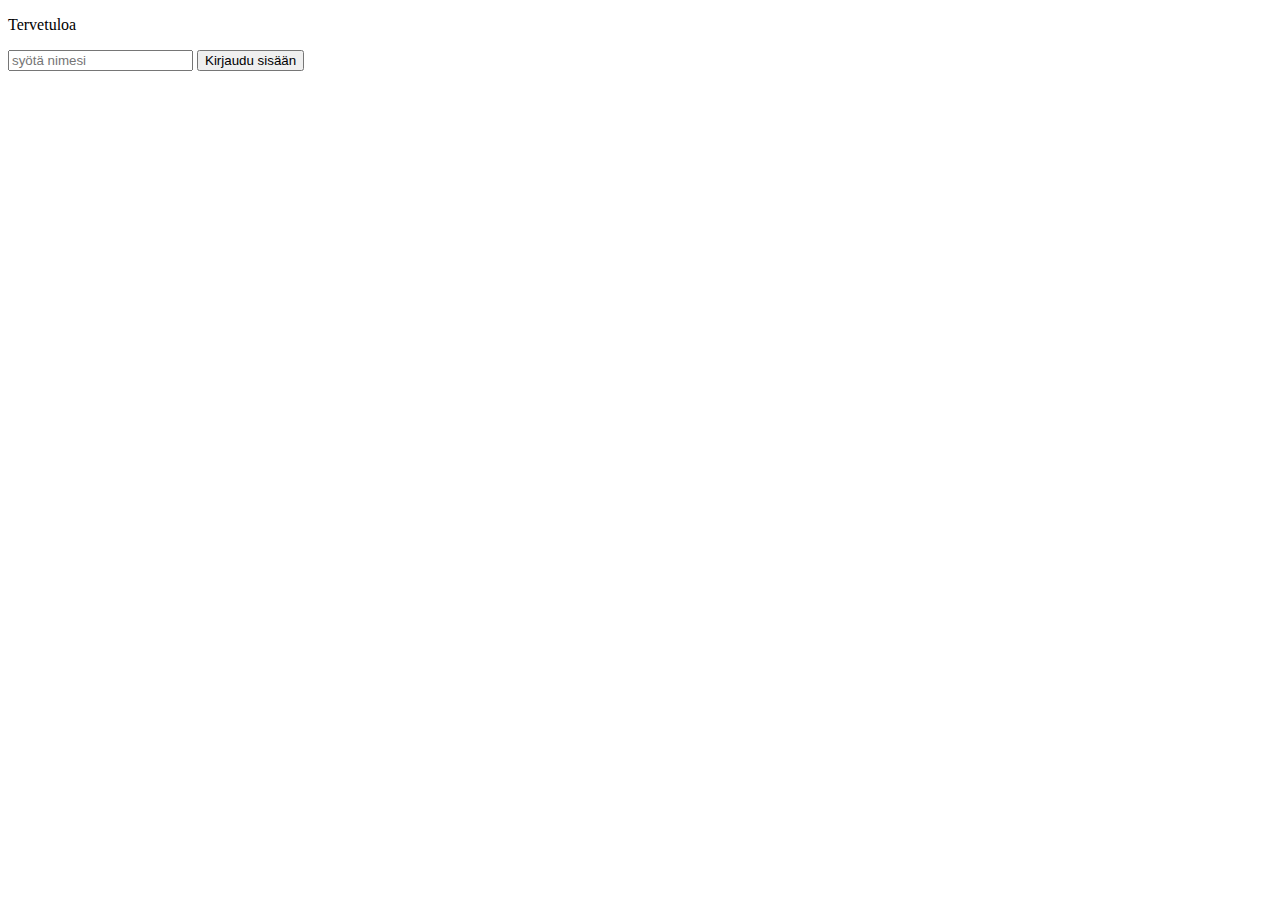
<file: demo8/index.html>
<!DOCTYPE html>
<html lang="fi">
  <head>
    <meta charset="UTF-8" />
    <title>demo8</title>
    <script type="text/javascript" src="kirjautuminen.js"></script>
  </head>
  <body>
    <p id="tervetuloa_teksti">Tervetuloa</p>
    <form id="kirjautumis_lomake">
      <input id="nimi" type="text" placeholder="syötä nimesi" value="" />
      <input id="kirjaudu_nappi" type="submit" value="Kirjaudu sisään" />
    </form>
  </body>
</html>
</file>
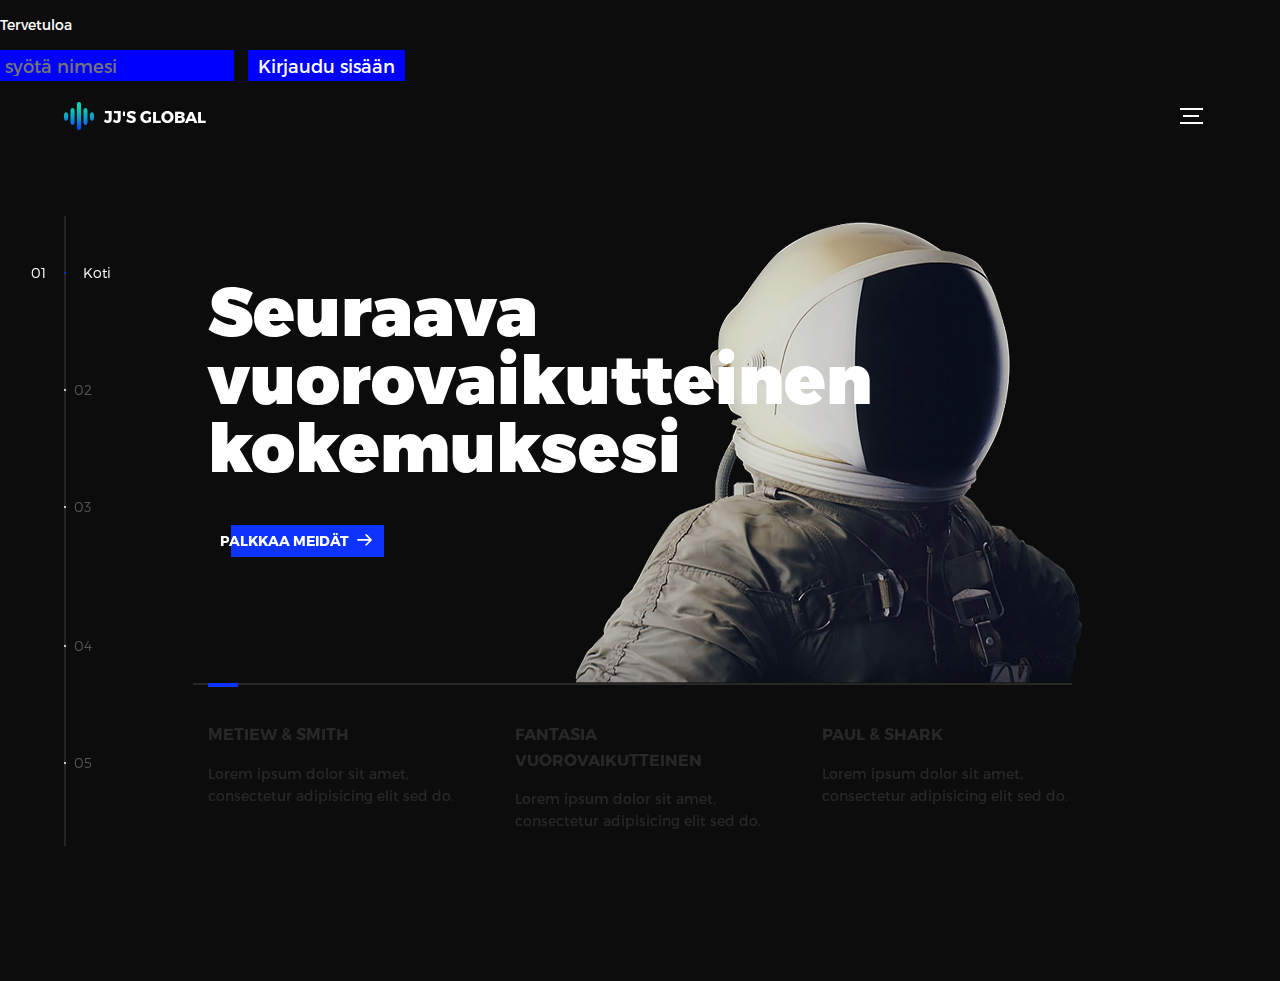
<file: demo9/index.html>
<!DOCTYPE html>
<html lang="en">
  <head>
    <title>JJ's Global</title>
    <meta charset="utf-8">
    <meta name="viewport" content="width=device-width, initial-scale=1">
    <meta http-equiv="X-UA-Compatible" content="IE=edge">
    <meta name="description" content="HTML5 website template">
    <meta name="keywords" content="global, template, html, sass, jquery">
    <meta name="author" content="Bucky Maler">
    <link rel="stylesheet" href="assets/css/main.css">
    <style>
      .kirjautumis_lomake input[type="text"] {
    background-color: #0f33ff;
    color: white;
  }
  
  .kirjautumis_lomake input[type="submit"] {
    background-color: #0f33ff;
    color: white;
  }
    </style>
    <!DOCTYPE html>
    <html lang="fi">
      <head>
        <meta charset="UTF-8" />
        <title>demo9</title>
        <script type="text/javascript" src="kirjautuminen.js"></script>
      </head>
      <body>
        <p id="tervetuloa_teksti">Tervetuloa</p>
        <form id="kirjautumis_lomake">
          <input id="nimi" type="text" placeholder="syötä nimesi" value="" />
          <input id="kirjaudu_nappi" type="submit" value="Kirjaudu sisään" />
        </form>
      </body>
    </html>

<!-- notification for small viewports and landscape oriented smartphones -->
<div class="device-notification">
  <a class="device-notification--logo" href="#0">
    <img src="assets/img/logo.png" alt="Global">
    <p>JJ's Global</p>
  </a>
  <p class="device-notification--message">Globaalilla on paljon tarjottavaa, joten pyydämme, että käännät laitteesi pystysuuntaan tai löydät suuremman näytön. Et tule pettymään.</p>
</div>

<div class="perspective effect-rotate-left">
  <div class="container"><div class="outer-nav--return"></div>
    <div id="viewport" class="l-viewport">
      <div class="l-wrapper">
        <header class="header">
          <a class="header--logo" href="#0">
            <img src="assets/img/logo.png" alt="Global">
            <p>JJ's Global</p>
          </a>
          <button class="header--cta cta">Palkkaa meidät</button>
          <div class="header--nav-toggle">
            <span></span>
          </div>
        </header>
        <nav class="l-side-nav">
          <ul class="side-nav">
            <li class="is-active"><span>Koti</span></li>
            <li><span>Töitä</span></li>
            <li><span>Tietoa meistä</span></li>
            <li><span>Yhteydet</span></li>
            <li><span>Palkkaa meidät</span></li>
          </ul>
        </nav>
        <ul class="l-main-content main-content">
          <li class="l-section section section--is-active">
            <div class="intro">
              <div class="intro--banner">
                <h1>Seuraava<br>vuorovaikutteinen<br>kokemuksesi</h1>
                <button class="cta">Palkkaa meidät
                  <svg version="1.1" id="Layer_1" xmlns="http://www.w3.org/2000/svg" xmlns:xlink="http://www.w3.org/1999/xlink" x="0px" y="0px" viewBox="0 0 150 118" style="enable-background:new 0 0 150 118;" xml:space="preserve">
                  <g transform="translate(0.000000,118.000000) scale(0.100000,-0.100000)">
                    <path d="M870,1167c-34-17-55-57-46-90c3-15,81-100,194-211l187-185l-565-1c-431,0-571-3-590-13c-55-28-64-94-18-137c21-20,33-20,597-20h575l-192-193C800,103,794,94,849,39c20-20,39-29,61-29c28,0,63,30,298,262c147,144,272,271,279,282c30,51,23,60-219,304C947,1180,926,1196,870,1167z"/>
                  </g>
                  </svg>
                  <span class="btn-background"></span>
                </button>
                <img src="assets/img/introduction-visual.png" alt="Welcome">
              </div>
              <div class="intro--options">
                <a href="#0">
                  <h3>Metiew &amp; Smith</h3>
                  <p>Lorem ipsum dolor sit amet, consectetur adipisicing elit sed do.</p>
                </a>
                <a href="#0">
                  <h3>Fantasia vuorovaikutteinen</h3>
                  <p>Lorem ipsum dolor sit amet, consectetur adipisicing elit sed do.</p>
                </a>
                <a href="#0">
                  <h3>Paul &amp; shark</h3>
                  <p>Lorem ipsum dolor sit amet, consectetur adipisicing elit sed do.</p>
                </a>
              </div>
            </div>
          </li>
          <li class="l-section section">
            <div class="work">
              <h2>Valittu työ</h2>
              <div class="work--lockup">
                <ul class="slider">
                  <li class="slider--item slider--item-left">
                    <a href="#0">
                      <div class="slider--item-image">
                        <img src="assets/img/work-victory.jpg" alt="Victory">
                      </div>
                      <p class="slider--item-title">Victory</p>
                      <p class="slider--item-description">Lorem ipsum dolor sit amet, consectetur adipisicing elit sed do.</p>
                    </a>
                  </li>
                  <li class="slider--item slider--item-center">
                    <a href="#0">
                      <div class="slider--item-image">
                        <img src="assets/img/work-metiew-smith.jpg" alt="Metiew and Smith">
                      </div>
                      <p class="slider--item-title">Metiew &amp; Smith</p>
                      <p class="slider--item-description">Lorem ipsum dolor sit amet, consectetur adipisicing elit sed do.</p>
                    </a>
                  </li>
                  <li class="slider--item slider--item-right">
                    <a href="#0">
                      <div class="slider--item-image">
                        <img src="assets/img/work-alex-nowak.jpg" alt="Alex Nowak">
                      </div>
                      <p class="slider--item-title">Alex Nowak</p>
                      <p class="slider--item-description">Lorem ipsum dolor sit amet, consectetur adipisicing elit sed do.</p>
                    </a>
                  </li>
                </ul>
                <div class="slider--prev">
                  <svg version="1.1" id="Layer_1" xmlns="http://www.w3.org/2000/svg" xmlns:xlink="http://www.w3.org/1999/xlink" x="0px" y="0px"
                  viewBox="0 0 150 118" style="enable-background:new 0 0 150 118;" xml:space="preserve">
                  <g transform="translate(0.000000,118.000000) scale(0.100000,-0.100000)">
                    <path d="M561,1169C525,1155,10,640,3,612c-3-13,1-36,8-52c8-15,134-145,281-289C527,41,562,10,590,10c22,0,41,9,61,29
                    c55,55,49,64-163,278L296,510h575c564,0,576,0,597,20c46,43,37,109-18,137c-19,10-159,13-590,13l-565,1l182,180
                    c101,99,187,188,193,199c16,30,12,57-12,84C631,1174,595,1183,561,1169z"/>
                  </g>
                  </svg>
                </div>
                <div class="slider--next">
                  <svg version="1.1" id="Layer_1" xmlns="http://www.w3.org/2000/svg" xmlns:xlink="http://www.w3.org/1999/xlink" x="0px" y="0px" viewBox="0 0 150 118" style="enable-background:new 0 0 150 118;" xml:space="preserve">
                  <g transform="translate(0.000000,118.000000) scale(0.100000,-0.100000)">
                    <path d="M870,1167c-34-17-55-57-46-90c3-15,81-100,194-211l187-185l-565-1c-431,0-571-3-590-13c-55-28-64-94-18-137c21-20,33-20,597-20h575l-192-193C800,103,794,94,849,39c20-20,39-29,61-29c28,0,63,30,298,262c147,144,272,271,279,282c30,51,23,60-219,304C947,1180,926,1196,870,1167z"/>
                  </g>
                  </svg>
                </div>
              </div>
            </div>
          </li>
          <li class="l-section section">
            <div class="about">
              <div class="about--banner">
                <h2>Me<br>uskomme<br>intohimoisiin<br>ihmisiin</h2>
                <a href="#0">Ura
                  <span>
                    <svg version="1.1" id="Layer_1" xmlns="http://www.w3.org/2000/svg" xmlns:xlink="http://www.w3.org/1999/xlink" x="0px" y="0px" viewBox="0 0 150 118" style="enable-background:new 0 0 150 118;" xml:space="preserve">
                    <g transform="translate(0.000000,118.000000) scale(0.100000,-0.100000)">
                      <path d="M870,1167c-34-17-55-57-46-90c3-15,81-100,194-211l187-185l-565-1c-431,0-571-3-590-13c-55-28-64-94-18-137c21-20,33-20,597-20h575l-192-193C800,103,794,94,849,39c20-20,39-29,61-29c28,0,63,30,298,262c147,144,272,271,279,282c30,51,23,60-219,304C947,1180,926,1196,870,1167z"/>
                    </g>
                    </svg>
                  </span>
                </a>
                <img src="assets/img/about-visual.png" alt="About Us">
              </div>
              <div class="about--options">
                <a href="#0">
                  <h3>Voittajat</h3>
                </a>
                <a href="#0">
                  <h3>Philosofia</h3>
                </a>
                <a href="#0">
                  <h3>Historia</h3>
                </a>
              </div>
            </div>
          </li>
          <li class="l-section section">
            <div class="contact">
              <div class="contact--lockup">
                <div class="modal">
                  <div class="modal--information">
                    <p>Utsjoentie,utsjoki 563 , Suomi</p>
                    <a href="mailto:ouremail@gmail.com">ouremail@gmail.com</a>
                    <a href="tel:+148126287560">+48 12 628 75 60</a>
                  </div>
                  <ul class="modal--options">
                    <li><a href="#0">Ollila</a></li>
                    <li><a href="#0">Piesjoki</a></li>
                    <li><a href="mailto:ouremail@gmail.com">Ota yhteyttä</a></li>
                  </ul>
                </div>
              </div>
            </div>
          </li>
          <li class="l-section section">
            <div class="hire">
              <h2>Haluat meidän tekevän</h2>
              <!-- checkout formspree.io for easy form setup -->
              <form class="work-request">
                <div class="work-request--options">
                  <span class="options-a">
                    <input id="opt-1" type="checkbox" value="app design">
                    <label for="opt-1">
                      <svg version="1.1" id="Layer_1" xmlns="http://www.w3.org/2000/svg" xmlns:xlink="http://www.w3.org/1999/xlink" x="0px" y="0px"
                      viewBox="0 0 150 111" style="enable-background:new 0 0 150 111;" xml:space="preserve">
                      <g transform="translate(0.000000,111.000000) scale(0.100000,-0.100000)">
                        <path d="M950,705L555,310L360,505C253,612,160,700,155,700c-6,0-44-34-85-75l-75-75l278-278L550-5l475,475c261,261,475,480,475,485c0,13-132,145-145,145C1349,1100,1167,922,950,705z"/>
                      </g>
                      </svg>
                      Sovellussuunnittelu
                    </label>
                    <input id="opt-2" type="checkbox" value="graphic design">
                    <label for="opt-2">
                      <svg version="1.1" id="Layer_1" xmlns="http://www.w3.org/2000/svg" xmlns:xlink="http://www.w3.org/1999/xlink" x="0px" y="0px"
                      viewBox="0 0 150 111" style="enable-background:new 0 0 150 111;" xml:space="preserve">
                      <g transform="translate(0.000000,111.000000) scale(0.100000,-0.100000)">
                        <path d="M950,705L555,310L360,505C253,612,160,700,155,700c-6,0-44-34-85-75l-75-75l278-278L550-5l475,475c261,261,475,480,475,485c0,13-132,145-145,145C1349,1100,1167,922,950,705z"/>
                      </g>
                      </svg>
                      Graafinen suunnittelu
                    </label>
                    <input id="opt-3" type="checkbox" value="motion design">
                    <label for="opt-3">
                      <svg version="1.1" id="Layer_1" xmlns="http://www.w3.org/2000/svg" xmlns:xlink="http://www.w3.org/1999/xlink" x="0px" y="0px"
                      viewBox="0 0 150 111" style="enable-background:new 0 0 150 111;" xml:space="preserve">
                      <g transform="translate(0.000000,111.000000) scale(0.100000,-0.100000)">
                        <path d="M950,705L555,310L360,505C253,612,160,700,155,700c-6,0-44-34-85-75l-75-75l278-278L550-5l475,475c261,261,475,480,475,485c0,13-132,145-145,145C1349,1100,1167,922,950,705z"/>
                      </g>
                      </svg>
                      Liikkuvan kuvan suunnittelu
                    </label>
                  </span>
                  <span class="options-b">
                    <input id="opt-4" type="checkbox" value="ux design">
                    <label for="opt-4">
                      <svg version="1.1" id="Layer_1" xmlns="http://www.w3.org/2000/svg" xmlns:xlink="http://www.w3.org/1999/xlink" x="0px" y="0px"
                      viewBox="0 0 150 111" style="enable-background:new 0 0 150 111;" xml:space="preserve">
                      <g transform="translate(0.000000,111.000000) scale(0.100000,-0.100000)">
                        <path d="M950,705L555,310L360,505C253,612,160,700,155,700c-6,0-44-34-85-75l-75-75l278-278L550-5l475,475c261,261,475,480,475,485c0,13-132,145-145,145C1349,1100,1167,922,950,705z"/>
                      </g>
                      </svg>
                      Käyttöliittymäsuunnittelu
                    </label>
                    <input id="opt-5" type="checkbox" value="webdesign">
                    <label for="opt-5">
                      <svg version="1.1" id="Layer_1" xmlns="http://www.w3.org/2000/svg" xmlns:xlink="http://www.w3.org/1999/xlink" x="0px" y="0px"
                      viewBox="0 0 150 111" style="enable-background:new 0 0 150 111;" xml:space="preserve">
                      <g transform="translate(0.000000,111.000000) scale(0.100000,-0.100000)">
                        <path d="M950,705L555,310L360,505C253,612,160,700,155,700c-6,0-44-34-85-75l-75-75l278-278L550-5l475,475c261,261,475,480,475,485c0,13-132,145-145,145C1349,1100,1167,922,950,705z"/>
                      </g>
                      </svg>
                      Websuunnittelu
                    </label>
                    <input id="opt-6" type="checkbox" value="marketing">
                    <label for="opt-6">
                      <svg version="1.1" id="Layer_1" xmlns="http://www.w3.org/2000/svg" xmlns:xlink="http://www.w3.org/1999/xlink" x="0px" y="0px"
                      viewBox="0 0 150 111" style="enable-background:new 0 0 150 111;" xml:space="preserve">
                      <g transform="translate(0.000000,111.000000) scale(0.100000,-0.100000)">
                        <path d="M950,705L555,310L360,505C253,612,160,700,155,700c-6,0-44-34-85-75l-75-75l278-278L550-5l475,475c261,261,475,480,475,485c0,13-132,145-145,145C1349,1100,1167,922,950,705z"/>
                      </g>
                      </svg>
                      Marketointi
                    </label>
                  </span>
                </div>
                <div class="work-request--information">
                  <div class="information-name">
                    <input id="name" type="text" spellcheck="false">
                    <label for="name">Nimi</label>
                  </div>
                  <div class="information-email">
                    <input id="email" type="email" spellcheck="false">
                    <label for="email">Sähköposti</label>
                  </div>
                </div>
                <input type="submit" value="Lähetä pyyntö">
              </form>
            </div>
          </li>
        </ul>
      </div>
    </div>
  </div>
  <ul class="outer-nav">
    <li class="is-active">Koti</li>
    <li>Töitä</li>
    <li>Tietoa meistä</li>
    <li>Ota yhteyttä</li>
    <li>Palkkaa meidät</li>
  </ul>
</div>

<script src="https://ajax.googleapis.com/ajax/libs/jquery/2.2.4/jquery.min.js"></script>
<script>window.jQuery || document.write('<script src="assets/js/vendor/jquery-2.2.4.min.js"><\/script>')</script>
<script src="assets/js/functions-min.js"></script>
</body>
</html>
</file>
<file: demo3-pohja/assets/css/main.css>
@import "https://fonts.googleapis.com/css?family=Raleway:100,400,700";@font-face{font-family:'LMRomanSlant10';src:url("fonts/lmromanslant10-regular-webfont.eot");src:url("fonts/lmromanslant10-regular-webfont.eot?#iefix") format("embedded-opentype"),url("fonts/lmromanslant10-regular-webfont.woff") format("woff"),url("fonts/lmromanslant10-regular-webfont.ttf") format("truetype"),url("fonts/lmromanslant10-regular-webfont.svg#latin_modern_roman_slante10Rg") format("svg");font-weight:normal;font-style:normal}/*! normalize.css v3.0.2 | MIT License | git.io/normalize */html{font-family:sans-serif;-ms-text-size-adjust:100%;-webkit-text-size-adjust:100%}body{margin:0}article,aside,details,figcaption,figure,footer,header,hgroup,main,menu,nav,section,summary{display:block}audio,canvas,progress,video{display:inline-block;vertical-align:baseline}audio:not([controls]){display:none;height:0}[hidden],template{display:none}a{background-color:transparent}a:active,a:hover{outline:0}abbr[title]{border-bottom:1px dotted}b,strong{font-weight:bold}dfn{font-style:italic}h1{font-size:2em;margin:0.67em 0}mark{background:#ff0;color:#000}small{font-size:80%}sub,sup{font-size:75%;line-height:0;position:relative;vertical-align:baseline}sup{top:-0.5em}sub{bottom:-0.25em}img{border:0}svg:not(:root){overflow:hidden}figure{margin:1em 40px}hr{box-sizing:content-box;height:0}pre{overflow:auto}code,kbd,pre,samp{font-family:monospace, monospace;font-size:1em}button,input,optgroup,select,textarea{color:inherit;font:inherit;margin:0}button{overflow:visible}button,select{text-transform:none}button,html input[type="button"],input[type="reset"],input[type="submit"]{-webkit-appearance:button;cursor:pointer}button[disabled],html input[disabled]{cursor:default}button::-moz-focus-inner,input::-moz-focus-inner{border:0;padding:0}input{line-height:normal}input[type="checkbox"],input[type="radio"]{box-sizing:border-box;padding:0}input[type="number"]::-webkit-inner-spin-button,input[type="number"]::-webkit-outer-spin-button{height:auto}input[type="search"]{-webkit-appearance:textfield;box-sizing:content-box}input[type="search"]::-webkit-search-cancel-button,input[type="search"]::-webkit-search-decoration{-webkit-appearance:none}fieldset{border:1px solid #c0c0c0;margin:0 2px;padding:0.35em 0.625em 0.75em}legend{border:0;padding:0}textarea{overflow:auto}optgroup{font-weight:bold}table{border-collapse:collapse;border-spacing:0}td,th{padding:0}@font-face{font-family:'icomoon';src:url("fonts/icomoon.eot?3hi6ws");src:url("fonts/icomoon.eot?3hi6ws#iefix") format("embedded-opentype"),url("fonts/icomoon.ttf?3hi6ws") format("truetype"),url("fonts/icomoon.woff?3hi6ws") format("woff"),url("fonts/icomoon.svg?3hi6ws#icomoon") format("svg");font-weight:normal;font-style:normal}[class^="icon-"],[class*=" icon-"]{font-family:'icomoon' !important;speak:none;font-style:normal;font-weight:normal;font-variant:normal;text-transform:none;line-height:1;-webkit-font-smoothing:antialiased;-moz-osx-font-smoothing:grayscale}.icon-chevron-thin-left:before{content:"\e904"}.icon-chevron-thin-right:before{content:"\e905"}.icon-pinterest-p:before{content:"\e900"}.icon-twitter:before{content:"\e901"}.icon-instagram:before{content:"\e902"}.icon-facebook:before{content:"\e903"}body{background-color:#fff;font-size:16px;line-height:1.6;font-family:"LMRomanSlant10",serif;color:#111;-webkit-font-smoothing:antialiased;-webkit-text-size-adjust:100%}@media (max-width: 415px){body{font-size:14px}}::-moz-selection{background:#FFF498}::selection{background:#FFF498}::-moz-selection{background:#FFF498}img::-moz-selection{background:transparent}img::selection{background:transparent}img::-moz-selection{background:transparent}body{-webkit-tap-highlight-color:#FFF498}.gigantic,.huge,.large,.bigger,.big,h1,h2,h3,h4,h5,h6{color:#222;font-weight:bold}.gigantic{font-size:110px;line-height:1.09;letter-spacing:-2px}.huge,h1{font-size:68px;line-height:1.05;letter-spacing:-1px}.large,h2{font-size:42px;line-height:1.14}.bigger,h3{font-size:26px;line-height:1.38}.big,h4{font-size:22px;line-height:1.38}.small,small{font-size:10px;line-height:1.2}p{margin:0 0 20px 0}em{font-style:italic}strong{font-weight:bold}hr{border:solid #ddd;border-width:1px 0 0;clear:both;margin:10px 0 30px;height:0}svg{position:absolute;height:100%}svg path{fill:#e3e3e3}#hero svg{left:10px}#about svg,#featured svg,#three-slide svg{left:90px}#full-slide svg{left:0;opacity:.1;z-index:9}#contact svg{left:0}@media (max-width: 640px){#hero svg,#about svg,#featured svg,#three-slide svg,#full-slide svg,#contact svg{left:0}}.nav{visibility:hidden;position:absolute;top:75px;right:0;display:-webkit-box;display:-webkit-flex;display:-ms-flexbox;display:flex;width:100px;-webkit-box-orient:vertical;-webkit-box-direction:normal;-webkit-flex-direction:column;-ms-flex-direction:column;flex-direction:column;-webkit-box-pack:center;-webkit-justify-content:center;-ms-flex-pack:center;justify-content:center;margin:0;padding:0;list-style:none;background-color:#e3e3e3;border:1px solid #111;border:1px solid rgba(17,17,17,0.15);opacity:0;z-index:10;-webkit-transition:opacity .3s ease-in-out,visibility 0s .3s;transition:opacity .3s ease-in-out,visibility 0s .3s}.nav.open{visibility:visible;opacity:1;-webkit-transition:opacity .3s ease-in-out;transition:opacity .3s ease-in-out}.nav:before{content:"";position:absolute;top:-12px;left:50%;-webkit-transform:translateX(-50%) rotate(45deg);transform:translateX(-50%) rotate(45deg);width:25px;height:25px;border:1px solid #111;border:1px solid rgba(17,17,17,0.15);background-color:#e3e3e3}.nav li{position:relative;width:100%;text-align:center;border-bottom:1px solid #111;border-bottom:1px solid rgba(17,17,17,0.15);background-color:#e3e3e3;overflow:hidden;z-index:10}.nav li:last-child{border-bottom:none}.nav li a{display:block;width:100%;height:100%;padding:5px 0;color:#111;font-size:12px;font-family:"Raleway",Helvetica,sans-serif;text-transform:uppercase;text-decoration:none;-webkit-transition:background-color .2s ease-in-out;transition:background-color .2s ease-in-out}.nav li a:hover{background-color:#dbdbdb}#hero{position:relative;width:1440px;max-width:95%;height:600px;margin:30px auto;background-color:#efefef;overflow:hidden}@media (max-width: 768px){#hero{margin:15px auto}}#hero header{position:absolute;left:50%;-webkit-transform:translateX(-50%);transform:translateX(-50%);display:-webkit-box;display:-webkit-flex;display:-ms-flexbox;display:flex;width:95%;height:80px;-webkit-box-align:center;-webkit-align-items:center;-ms-flex-align:center;align-items:center;-webkit-box-pack:end;-webkit-justify-content:flex-end;-ms-flex-pack:end;justify-content:flex-end;z-index:10}#hero header .nav-toggle{position:relative;display:-webkit-box;display:-webkit-flex;display:-ms-flexbox;display:flex;width:80px;-webkit-box-align:center;-webkit-align-items:center;-ms-flex-align:center;align-items:center;-webkit-box-pack:justify;-webkit-justify-content:space-between;-ms-flex-pack:justify;justify-content:space-between;cursor:pointer}#hero header .nav-toggle p{margin-bottom:0;font-size:14px;font-family:"Raleway",Helvetica,sans-serif;text-transform:uppercase}#hero header .nav-toggle span,#hero header .nav-toggle span:before,#hero header .nav-toggle span:after{content:"";position:relative;display:block;width:23px;height:2px;background-color:#111}#hero header .nav-toggle span:before{bottom:7px}#hero header .nav-toggle span:after{top:5px}#hero .wrapper{position:relative;display:-webkit-box;display:-webkit-flex;display:-ms-flexbox;display:flex;width:1180px;max-width:95%;height:100%;margin:0 auto;-webkit-box-align:center;-webkit-align-items:center;-ms-flex-align:center;align-items:center}#hero .wrapper .welcome{width:45%}#hero .wrapper .welcome:after{content:"";display:block;width:1px;height:70px;background-color:#111}#hero .wrapper .welcome h1{margin-top:0;margin-bottom:30px;font-size:42px;font-family:"Raleway",Helvetica,sans-serif;font-weight:100}@media (max-width: 640px){#hero .wrapper .welcome h1{margin-bottom:20px;font-size:30px}}#hero .wrapper .welcome p{max-width:450px;margin-bottom:30px}@media (max-width: 1180px){#hero .wrapper .welcome:after{display:none}#hero .wrapper .welcome p{margin-bottom:0}}#hero .wrapper .photographer{width:55%;-webkit-align-self:flex-end;-ms-flex-item-align:end;align-self:flex-end;line-height:0}#hero .wrapper .photographer img{width:100%;opacity:.95}@media (max-width: 1023px){#hero .wrapper .welcome{display:-webkit-box;display:-webkit-flex;display:-ms-flexbox;display:flex;width:100%;-webkit-box-orient:vertical;-webkit-box-direction:normal;-webkit-flex-direction:column;-ms-flex-direction:column;flex-direction:column;-webkit-box-align:end;-webkit-align-items:flex-end;-ms-flex-align:end;align-items:flex-end;text-align:right}#hero .wrapper .photographer{display:none}}@media (max-width: 640px){#hero .wrapper .welcome{-webkit-box-align:center;-webkit-align-items:center;-ms-flex-align:center;-ms-grid-row-align:center;align-items:center;text-align:center}}#about{position:relative;width:1440px;max-width:95%;height:600px;margin:30px auto;background-color:#efefef;overflow:hidden}@media (max-width: 768px){#about{margin:15px auto}}#about .wrapper{position:relative;display:-webkit-box;display:-webkit-flex;display:-ms-flexbox;display:flex;width:1180px;max-width:95%;height:100%;margin:0 auto;-webkit-box-align:center;-webkit-align-items:center;-ms-flex-align:center;align-items:center}#about .wrapper .camera{width:45%}#about .wrapper .camera img{width:85%}#about .wrapper .blurb{width:55%}#about .wrapper .blurb h2{margin-top:0;margin-bottom:30px;font-size:42px;font-family:"Raleway",Helvetica,sans-serif;font-weight:100}@media (max-width: 640px){#about .wrapper .blurb h2{margin-bottom:20px;font-size:30px}}#about .wrapper .blurb h2:before{content:"";position:relative;bottom:15px;display:inline-block;width:70px;height:1px;margin-right:30px;background-color:#111}#about .wrapper .blurb p{max-width:600px;margin-bottom:45px}#about .wrapper .blurb .social{display:-webkit-box;display:-webkit-flex;display:-ms-flexbox;display:flex;width:180px;-webkit-box-pack:justify;-webkit-justify-content:space-between;-ms-flex-pack:justify;justify-content:space-between}#about .wrapper .blurb .social a{color:#fff;text-decoration:none}#about .wrapper .blurb .social i{display:block;width:30px;height:30px;font-size:16px;text-align:center;line-height:30px;background-color:#909090;-webkit-transition:background-color .2s ease-in-out;transition:background-color .2s ease-in-out}#about .wrapper .blurb .social i:hover{background-color:#020202}@media (max-width: 1023px){#about .wrapper .camera{display:none}#about .wrapper .blurb{display:-webkit-box;display:-webkit-flex;display:-ms-flexbox;display:flex;width:100%;-webkit-box-orient:vertical;-webkit-box-direction:normal;-webkit-flex-direction:column;-ms-flex-direction:column;flex-direction:column;-webkit-box-align:end;-webkit-align-items:flex-end;-ms-flex-align:end;align-items:flex-end;text-align:right}#about .wrapper .blurb h2:before{display:none}}@media (max-width: 640px){#about .wrapper .blurb{-webkit-box-align:center;-webkit-align-items:center;-ms-flex-align:center;-ms-grid-row-align:center;align-items:center;text-align:center}}#full-slide{position:relative;width:1440px;max-width:95%;height:600px;margin:30px auto;background-color:#efefef;overflow:hidden}@media (max-width: 768px){#full-slide{margin:15px auto}}#full-slide .banner{position:relative;width:100%;height:100%;margin:0;padding:0;list-style:none}#full-slide .banner li{position:absolute;top:0;left:0;right:0;bottom:0;background-position:center;background-size:cover;background-repeat:no-repeat;opacity:0;-webkit-transition:opacity .6s ease-in-out;transition:opacity .6s ease-in-out}#full-slide .banner li.active{opacity:1;-webkit-transition:opacity .6s ease-in-out;transition:opacity .6s ease-in-out}#full-slide .banner li:nth-child(1){background-image:url("../img/full-slide/thumb-1.jpg")}#full-slide .banner li:nth-child(2){background-image:url("../img/full-slide/thumb-2.jpg")}#full-slide .banner li:nth-child(3){background-image:url("../img/full-slide/thumb-3.jpg")}#full-slide i{position:absolute;top:50%;-webkit-transform:translateY(-50%) scale(1);transform:translateY(-50%) scale(1);width:60px;height:60px;font-size:28px;text-align:center;line-height:60px;background-color:#fff;cursor:pointer;z-index:10;-webkit-transition:all .2s ease-in-out;transition:all .2s ease-in-out}#full-slide i:hover{-webkit-transform:translateY(-50%) scale(1.1);transform:translateY(-50%) scale(1.1)}#full-slide .prev{left:30px}#full-slide .next{right:30px}@media (max-width: 767px){#full-slide i{-webkit-transform:translateY(-50%) scale(.7);transform:translateY(-50%) scale(.7)}#full-slide i:hover{-webkit-transform:translateY(-50%) scale(.8);transform:translateY(-50%) scale(.8)}#full-slide .prev{left:0}#full-slide .next{right:0}}#featured{position:relative;width:1440px;max-width:95%;height:600px;margin:30px auto;background-color:#efefef;overflow:hidden}@media (max-width: 768px){#featured{margin:15px auto}}#featured .wrapper{position:relative;display:-webkit-box;display:-webkit-flex;display:-ms-flexbox;display:flex;width:1180px;max-width:95%;height:100%;margin:0 auto;-webkit-box-align:center;-webkit-align-items:center;-ms-flex-align:center;align-items:center}#featured .wrapper .blurb{width:45%}#featured .wrapper .blurb:after{content:"";display:inline-block;width:1px;height:70px;background-color:#111}#featured .wrapper .blurb h2{margin-top:0;margin-bottom:30px;font-size:42px;font-family:"Raleway",Helvetica,sans-serif;font-weight:100}@media (max-width: 640px){#featured .wrapper .blurb h2{margin-bottom:20px;font-size:30px}}#featured .wrapper .blurb p{max-width:400px;margin-bottom:30px}#featured .wrapper .featured{width:55%}#featured .wrapper .featured img{width:100%}@media (max-width: 1023px){#featured .wrapper .blurb{display:-webkit-box;display:-webkit-flex;display:-ms-flexbox;display:flex;width:100%;-webkit-box-orient:vertical;-webkit-box-direction:normal;-webkit-flex-direction:column;-ms-flex-direction:column;flex-direction:column;-webkit-box-align:end;-webkit-align-items:flex-end;-ms-flex-align:end;align-items:flex-end;text-align:right}#featured .wrapper .blurb:after{display:none}#featured .wrapper .blurb p{margin-bottom:0}#featured .wrapper .featured{display:none}}@media (max-width: 640px){#featured .wrapper .blurb{-webkit-box-align:center;-webkit-align-items:center;-ms-flex-align:center;-ms-grid-row-align:center;align-items:center;text-align:center}}#three-slide{position:relative;width:1440px;max-width:95%;height:600px;margin:30px auto;background-color:#efefef;overflow:hidden}@media (max-width: 768px){#three-slide{margin:15px auto}}#three-slide .wrapper{position:relative;display:-webkit-box;display:-webkit-flex;display:-ms-flexbox;display:flex;width:1180px;max-width:95%;height:100%;margin:0 auto;-webkit-box-align:center;-webkit-align-items:center;-ms-flex-align:center;align-items:center}#three-slide .wrapper .slider{position:relative;width:calc(100% - 60px);height:100%;margin:0 auto;padding:0;list-style:none;opacity:1;-webkit-transition:opacity .3s ease-in-out;transition:opacity .3s ease-in-out}#three-slide .wrapper .slider.swap{opacity:0;-webkit-transition:opacity .3s ease-in-out;transition:opacity .3s ease-in-out}#three-slide .wrapper .slider li{position:absolute;top:50%;-webkit-transform:translateY(-50%);transform:translateY(-50%);width:40%;opacity:0}@media (max-width: 900px){#three-slide .wrapper .slider li{width:50%}}#three-slide .wrapper .slider li img{width:100%}#three-slide .wrapper .slider .back{left:0;opacity:1}#three-slide .wrapper .slider .current{left:50%;-webkit-transform:translate(-50%, -50%) scale(1.3);transform:translate(-50%, -50%) scale(1.3);opacity:1;z-index:10}#three-slide .wrapper .slider .front{right:0;opacity:1}@media (max-width: 767px){#three-slide .wrapper .slider{width:calc(100% - 30px)}#three-slide .wrapper .slider li{width:75%}#three-slide .wrapper .slider .back,#three-slide .wrapper .slider .front{display:none}}#three-slide i{position:absolute;top:50%;-webkit-transform:translateY(-50%);transform:translateY(-50%);width:60px;height:60px;font-size:28px;text-align:center;line-height:60px;background-color:#fff;cursor:pointer;z-index:10;-webkit-transition:all .2s ease-in-out;transition:all .2s ease-in-out}#three-slide i:hover{-webkit-transform:translateY(-50%) scale(1.1);transform:translateY(-50%) scale(1.1)}#three-slide .prev{left:30px}#three-slide .next{right:30px}@media (max-width: 767px){#three-slide i{-webkit-transform:translateY(-50%) scale(.7);transform:translateY(-50%) scale(.7)}#three-slide i:hover{-webkit-transform:translateY(-50%) scale(.8);transform:translateY(-50%) scale(.8)}#three-slide .prev{left:0}#three-slide .next{right:0}}#contact{position:relative;width:1440px;max-width:95%;height:600px;margin:30px auto;background-color:#efefef;overflow:hidden}@media (max-width: 768px){#contact{margin:15px auto}}#contact .wrapper{position:relative;display:-webkit-box;display:-webkit-flex;display:-ms-flexbox;display:flex;width:1180px;max-width:95%;height:100%;margin:0 auto;-webkit-box-align:center;-webkit-align-items:center;-ms-flex-align:center;align-items:center;-webkit-box-orient:vertical;-webkit-box-direction:normal;-webkit-flex-direction:column;-ms-flex-direction:column;flex-direction:column;-webkit-box-pack:center;-webkit-justify-content:center;-ms-flex-pack:center;justify-content:center}#contact .wrapper .blurb{max-width:950px;margin-top:-45px;text-align:center}#contact .wrapper .blurb h2{margin-top:0;margin-bottom:30px;font-size:42px;font-family:"Raleway",Helvetica,sans-serif;font-weight:100}@media (max-width: 640px){#contact .wrapper .blurb h2{margin-bottom:20px;font-size:30px}}#contact .wrapper .blurb p{margin-bottom:45px}#contact .wrapper form{position:relative;display:-webkit-box;display:-webkit-flex;display:-ms-flexbox;display:flex;max-width:600px;-webkit-flex-wrap:wrap;-ms-flex-wrap:wrap;flex-wrap:wrap;-webkit-box-pack:justify;-webkit-justify-content:space-between;-ms-flex-pack:justify;justify-content:space-between;color:#111;font-family:"Raleway",Helvetica,sans-serif}#contact .wrapper form input[type="email"],#contact .wrapper form input[type="text"]{width:42%;height:40px;padding:0 15px;border:1px solid #111;border-radius:0;background:transparent}#contact .wrapper form input[type="email"]::-webkit-input-placeholder,#contact .wrapper form input[type="text"]::-webkit-input-placeholder{color:#111}#contact .wrapper form input[type="email"]::-moz-placeholder,#contact .wrapper form input[type="text"]::-moz-placeholder{color:#111}#contact .wrapper form input[type="email"]:-ms-input-placeholder,#contact .wrapper form input[type="text"]:-ms-input-placeholder{color:#111}#contact .wrapper form input[type="email"]::placeholder,#contact .wrapper form input[type="text"]::placeholder{color:#111}#contact .wrapper form input[type="email"]:focus,#contact .wrapper form input[type="text"]:focus{outline:none}#contact .wrapper form textarea{width:100%;height:90px;margin:30px 0;padding:10px 15px;border:1px solid #111;border-radius:0;background:transparent;resize:none}#contact .wrapper form textarea::-webkit-input-placeholder{color:#111}#contact .wrapper form textarea::-moz-placeholder{color:#111}#contact .wrapper form textarea:-ms-input-placeholder{color:#111}#contact .wrapper form textarea::placeholder{color:#111}#contact .wrapper form textarea:focus{outline:none}#contact .wrapper form input[type="submit"]{width:100%;height:40px;color:#fff;font-weight:700;text-transform:uppercase;border:none;border-radius:0;background-color:#111}@media (max-width: 640px){#contact .wrapper form input[type="email"],#contact .wrapper form input[type="text"]{width:100%;margin-bottom:10px}#contact .wrapper form textarea{margin:0 0 10px 0}}#contact .copyright{position:absolute;bottom:10px;left:50%;-webkit-transform:translate(-50%);transform:translate(-50%);margin-bottom:0;font-family:"Raleway",Helvetica,sans-serif;font-size:12px}
</file>
<file: demo3/assets/css/main.css>
@import "https://fonts.googleapis.com/css?family=Raleway:100,400,700";@font-face{font-family:'LMRomanSlant10';src:url("fonts/lmromanslant10-regular-webfont.eot");src:url("fonts/lmromanslant10-regular-webfont.eot?#iefix") format("embedded-opentype"),url("fonts/lmromanslant10-regular-webfont.woff") format("woff"),url("fonts/lmromanslant10-regular-webfont.ttf") format("truetype"),url("fonts/lmromanslant10-regular-webfont.svg#latin_modern_roman_slante10Rg") format("svg");font-weight:normal;font-style:normal}/*! normalize.css v3.0.2 | MIT License | git.io/normalize */html{font-family:sans-serif;-ms-text-size-adjust:100%;-webkit-text-size-adjust:100%}body{margin:0}article,aside,details,figcaption,figure,footer,header,hgroup,main,menu,nav,section,summary{display:block}audio,canvas,progress,video{display:inline-block;vertical-align:baseline}audio:not([controls]){display:none;height:0}[hidden],template{display:none}a{background-color:transparent}a:active,a:hover{outline:0}abbr[title]{border-bottom:1px dotted}b,strong{font-weight:bold}dfn{font-style:italic}h1{font-size:2em;margin:0.67em 0}mark{background:#ff0;color:#000}small{font-size:80%}sub,sup{font-size:75%;line-height:0;position:relative;vertical-align:baseline}sup{top:-0.5em}sub{bottom:-0.25em}img{border:0}svg:not(:root){overflow:hidden}figure{margin:1em 40px}hr{box-sizing:content-box;height:0}pre{overflow:auto}code,kbd,pre,samp{font-family:monospace, monospace;font-size:1em}button,input,optgroup,select,textarea{color:inherit;font:inherit;margin:0}button{overflow:visible}button,select{text-transform:none}button,html input[type="button"],input[type="reset"],input[type="submit"]{-webkit-appearance:button;cursor:pointer}button[disabled],html input[disabled]{cursor:default}button::-moz-focus-inner,input::-moz-focus-inner{border:0;padding:0}input{line-height:normal}input[type="checkbox"],input[type="radio"]{box-sizing:border-box;padding:0}input[type="number"]::-webkit-inner-spin-button,input[type="number"]::-webkit-outer-spin-button{height:auto}input[type="search"]{-webkit-appearance:textfield;box-sizing:content-box}input[type="search"]::-webkit-search-cancel-button,input[type="search"]::-webkit-search-decoration{-webkit-appearance:none}fieldset{border:1px solid #c0c0c0;margin:0 2px;padding:0.35em 0.625em 0.75em}legend{border:0;padding:0}textarea{overflow:auto}optgroup{font-weight:bold}table{border-collapse:collapse;border-spacing:0}td,th{padding:0}@font-face{font-family:'icomoon';src:url("fonts/icomoon.eot?3hi6ws");src:url("fonts/icomoon.eot?3hi6ws#iefix") format("embedded-opentype"),url("fonts/icomoon.ttf?3hi6ws") format("truetype"),url("fonts/icomoon.woff?3hi6ws") format("woff"),url("fonts/icomoon.svg?3hi6ws#icomoon") format("svg");font-weight:normal;font-style:normal}[class^="icon-"],[class*=" icon-"]{font-family:'icomoon' !important;speak:none;font-style:normal;font-weight:normal;font-variant:normal;text-transform:none;line-height:1;-webkit-font-smoothing:antialiased;-moz-osx-font-smoothing:grayscale}.icon-chevron-thin-left:before{content:"\e904"}.icon-chevron-thin-right:before{content:"\e905"}.icon-pinterest-p:before{content:"\e900"}.icon-twitter:before{content:"\e901"}.icon-instagram:before{content:"\e902"}.icon-facebook:before{content:"\e903"}body{background-color:#fff;font-size:16px;line-height:1.6;font-family:"LMRomanSlant10",serif;color:#111;-webkit-font-smoothing:antialiased;-webkit-text-size-adjust:100%}@media (max-width: 415px){body{font-size:14px}}::-moz-selection{background:#FFF498}::selection{background:#FFF498}::-moz-selection{background:#FFF498}img::-moz-selection{background:transparent}img::selection{background:transparent}img::-moz-selection{background:transparent}body{-webkit-tap-highlight-color:#FFF498}.gigantic,.huge,.large,.bigger,.big,h1,h2,h3,h4,h5,h6{color:#222;font-weight:bold}.gigantic{font-size:110px;line-height:1.09;letter-spacing:-2px}.huge,h1{font-size:68px;line-height:1.05;letter-spacing:-1px}.large,h2{font-size:42px;line-height:1.14}.bigger,h3{font-size:26px;line-height:1.38}.big,h4{font-size:22px;line-height:1.38}.small,small{font-size:10px;line-height:1.2}p{margin:0 0 20px 0}em{font-style:italic}strong{font-weight:bold}hr{border:solid #ddd;border-width:1px 0 0;clear:both;margin:10px 0 30px;height:0}svg{position:absolute;height:100%}svg path{fill:#e3e3e3}#hero svg{left:10px}#about svg,#featured svg,#three-slide svg{left:90px}#full-slide svg{left:0;opacity:.1;z-index:9}#contact svg{left:0}@media (max-width: 640px){#hero svg,#about svg,#featured svg,#three-slide svg,#full-slide svg,#contact svg{left:0}}.nav{visibility:hidden;position:absolute;top:75px;right:0;display:-webkit-box;display:-webkit-flex;display:-ms-flexbox;display:flex;width:100px;-webkit-box-orient:vertical;-webkit-box-direction:normal;-webkit-flex-direction:column;-ms-flex-direction:column;flex-direction:column;-webkit-box-pack:center;-webkit-justify-content:center;-ms-flex-pack:center;justify-content:center;margin:0;padding:0;list-style:none;background-color:#e3e3e3;border:1px solid #111;border:1px solid rgba(17,17,17,0.15);opacity:0;z-index:10;-webkit-transition:opacity .3s ease-in-out,visibility 0s .3s;transition:opacity .3s ease-in-out,visibility 0s .3s}.nav.open{visibility:visible;opacity:1;-webkit-transition:opacity .3s ease-in-out;transition:opacity .3s ease-in-out}.nav:before{content:"";position:absolute;top:-12px;left:50%;-webkit-transform:translateX(-50%) rotate(45deg);transform:translateX(-50%) rotate(45deg);width:25px;height:25px;border:1px solid #111;border:1px solid rgba(17,17,17,0.15);background-color:#e3e3e3}.nav li{position:relative;width:100%;text-align:center;border-bottom:1px solid #111;border-bottom:1px solid rgba(17,17,17,0.15);background-color:#e3e3e3;overflow:hidden;z-index:10}.nav li:last-child{border-bottom:none}.nav li a{display:block;width:100%;height:100%;padding:5px 0;color:#111;font-size:12px;font-family:"Raleway",Helvetica,sans-serif;text-transform:uppercase;text-decoration:none;-webkit-transition:background-color .2s ease-in-out;transition:background-color .2s ease-in-out}.nav li a:hover{background-color:#dbdbdb}#hero{position:relative;width:1440px;max-width:95%;height:600px;margin:30px auto;background-color:#efefef;overflow:hidden}@media (max-width: 768px){#hero{margin:15px auto}}#hero header{position:absolute;left:50%;-webkit-transform:translateX(-50%);transform:translateX(-50%);display:-webkit-box;display:-webkit-flex;display:-ms-flexbox;display:flex;width:95%;height:80px;-webkit-box-align:center;-webkit-align-items:center;-ms-flex-align:center;align-items:center;-webkit-box-pack:end;-webkit-justify-content:flex-end;-ms-flex-pack:end;justify-content:flex-end;z-index:10}#hero header .nav-toggle{position:relative;display:-webkit-box;display:-webkit-flex;display:-ms-flexbox;display:flex;width:80px;-webkit-box-align:center;-webkit-align-items:center;-ms-flex-align:center;align-items:center;-webkit-box-pack:justify;-webkit-justify-content:space-between;-ms-flex-pack:justify;justify-content:space-between;cursor:pointer}#hero header .nav-toggle p{margin-bottom:0;font-size:14px;font-family:"Raleway",Helvetica,sans-serif;text-transform:uppercase}#hero header .nav-toggle span,#hero header .nav-toggle span:before,#hero header .nav-toggle span:after{content:"";position:relative;display:block;width:23px;height:2px;background-color:#111}#hero header .nav-toggle span:before{bottom:7px}#hero header .nav-toggle span:after{top:5px}#hero .wrapper{position:relative;display:-webkit-box;display:-webkit-flex;display:-ms-flexbox;display:flex;width:1180px;max-width:95%;height:100%;margin:0 auto;-webkit-box-align:center;-webkit-align-items:center;-ms-flex-align:center;align-items:center}#hero .wrapper .welcome{width:45%}#hero .wrapper .welcome:after{content:"";display:block;width:1px;height:70px;background-color:#111}#hero .wrapper .welcome h1{margin-top:0;margin-bottom:30px;font-size:42px;font-family:"Raleway",Helvetica,sans-serif;font-weight:100}@media (max-width: 640px){#hero .wrapper .welcome h1{margin-bottom:20px;font-size:30px}}#hero .wrapper .welcome p{max-width:450px;margin-bottom:30px}@media (max-width: 1180px){#hero .wrapper .welcome:after{display:none}#hero .wrapper .welcome p{margin-bottom:0}}#hero .wrapper .photographer{width:55%;-webkit-align-self:flex-end;-ms-flex-item-align:end;align-self:flex-end;line-height:0}#hero .wrapper .photographer img{width:100%;opacity:.95}@media (max-width: 1023px){#hero .wrapper .welcome{display:-webkit-box;display:-webkit-flex;display:-ms-flexbox;display:flex;width:100%;-webkit-box-orient:vertical;-webkit-box-direction:normal;-webkit-flex-direction:column;-ms-flex-direction:column;flex-direction:column;-webkit-box-align:end;-webkit-align-items:flex-end;-ms-flex-align:end;align-items:flex-end;text-align:right}#hero .wrapper .photographer{display:none}}@media (max-width: 640px){#hero .wrapper .welcome{-webkit-box-align:center;-webkit-align-items:center;-ms-flex-align:center;-ms-grid-row-align:center;align-items:center;text-align:center}}#about{position:relative;width:1440px;max-width:95%;height:600px;margin:30px auto;background-color:#efefef;overflow:hidden}@media (max-width: 768px){#about{margin:15px auto}}#about .wrapper{position:relative;display:-webkit-box;display:-webkit-flex;display:-ms-flexbox;display:flex;width:1180px;max-width:95%;height:100%;margin:0 auto;-webkit-box-align:center;-webkit-align-items:center;-ms-flex-align:center;align-items:center}#about .wrapper .camera{width:45%}#about .wrapper .camera img{width:85%}#about .wrapper .blurb{width:55%}#about .wrapper .blurb h2{margin-top:0;margin-bottom:30px;font-size:42px;font-family:"Raleway",Helvetica,sans-serif;font-weight:100}@media (max-width: 640px){#about .wrapper .blurb h2{margin-bottom:20px;font-size:30px}}#about .wrapper .blurb h2:before{content:"";position:relative;bottom:15px;display:inline-block;width:70px;height:1px;margin-right:30px;background-color:#111}#about .wrapper .blurb p{max-width:600px;margin-bottom:45px}#about .wrapper .blurb .social{display:-webkit-box;display:-webkit-flex;display:-ms-flexbox;display:flex;width:180px;-webkit-box-pack:justify;-webkit-justify-content:space-between;-ms-flex-pack:justify;justify-content:space-between}#about .wrapper .blurb .social a{color:#fff;text-decoration:none}#about .wrapper .blurb .social i{display:block;width:30px;height:30px;font-size:16px;text-align:center;line-height:30px;background-color:#909090;-webkit-transition:background-color .2s ease-in-out;transition:background-color .2s ease-in-out}#about .wrapper .blurb .social i:hover{background-color:#020202}@media (max-width: 1023px){#about .wrapper .camera{display:none}#about .wrapper .blurb{display:-webkit-box;display:-webkit-flex;display:-ms-flexbox;display:flex;width:100%;-webkit-box-orient:vertical;-webkit-box-direction:normal;-webkit-flex-direction:column;-ms-flex-direction:column;flex-direction:column;-webkit-box-align:end;-webkit-align-items:flex-end;-ms-flex-align:end;align-items:flex-end;text-align:right}#about .wrapper .blurb h2:before{display:none}}@media (max-width: 640px){#about .wrapper .blurb{-webkit-box-align:center;-webkit-align-items:center;-ms-flex-align:center;-ms-grid-row-align:center;align-items:center;text-align:center}}#full-slide{position:relative;width:1440px;max-width:95%;height:600px;margin:30px auto;background-color:#efefef;overflow:hidden}@media (max-width: 768px){#full-slide{margin:15px auto}}#full-slide .banner{position:relative;width:100%;height:100%;margin:0;padding:0;list-style:none}#full-slide .banner li{position:absolute;top:0;left:0;right:0;bottom:0;background-position:center;background-size:cover;background-repeat:no-repeat;opacity:0;-webkit-transition:opacity .6s ease-in-out;transition:opacity .6s ease-in-out}#full-slide .banner li.active{opacity:1;-webkit-transition:opacity .6s ease-in-out;transition:opacity .6s ease-in-out}#full-slide .banner li:nth-child(1){background-image:url("../img/full-slide/thumb-1.jpg")}#full-slide .banner li:nth-child(2){background-image:url("../img/full-slide/thumb-2.jpg")}#full-slide .banner li:nth-child(3){background-image:url("../img/full-slide/thumb-3.jpg")}#full-slide i{position:absolute;top:50%;-webkit-transform:translateY(-50%) scale(1);transform:translateY(-50%) scale(1);width:60px;height:60px;font-size:28px;text-align:center;line-height:60px;background-color:#fff;cursor:pointer;z-index:10;-webkit-transition:all .2s ease-in-out;transition:all .2s ease-in-out}#full-slide i:hover{-webkit-transform:translateY(-50%) scale(1.1);transform:translateY(-50%) scale(1.1)}#full-slide .prev{left:30px}#full-slide .next{right:30px}@media (max-width: 767px){#full-slide i{-webkit-transform:translateY(-50%) scale(.7);transform:translateY(-50%) scale(.7)}#full-slide i:hover{-webkit-transform:translateY(-50%) scale(.8);transform:translateY(-50%) scale(.8)}#full-slide .prev{left:0}#full-slide .next{right:0}}#featured{position:relative;width:1440px;max-width:95%;height:600px;margin:30px auto;background-color:#efefef;overflow:hidden}@media (max-width: 768px){#featured{margin:15px auto}}#featured .wrapper{position:relative;display:-webkit-box;display:-webkit-flex;display:-ms-flexbox;display:flex;width:1180px;max-width:95%;height:100%;margin:0 auto;-webkit-box-align:center;-webkit-align-items:center;-ms-flex-align:center;align-items:center}#featured .wrapper .blurb{width:45%}#featured .wrapper .blurb:after{content:"";display:inline-block;width:1px;height:70px;background-color:#111}#featured .wrapper .blurb h2{margin-top:0;margin-bottom:30px;font-size:42px;font-family:"Raleway",Helvetica,sans-serif;font-weight:100}@media (max-width: 640px){#featured .wrapper .blurb h2{margin-bottom:20px;font-size:30px}}#featured .wrapper .blurb p{max-width:400px;margin-bottom:30px}#featured .wrapper .featured{width:55%}#featured .wrapper .featured img{width:100%}@media (max-width: 1023px){#featured .wrapper .blurb{display:-webkit-box;display:-webkit-flex;display:-ms-flexbox;display:flex;width:100%;-webkit-box-orient:vertical;-webkit-box-direction:normal;-webkit-flex-direction:column;-ms-flex-direction:column;flex-direction:column;-webkit-box-align:end;-webkit-align-items:flex-end;-ms-flex-align:end;align-items:flex-end;text-align:right}#featured .wrapper .blurb:after{display:none}#featured .wrapper .blurb p{margin-bottom:0}#featured .wrapper .featured{display:none}}@media (max-width: 640px){#featured .wrapper .blurb{-webkit-box-align:center;-webkit-align-items:center;-ms-flex-align:center;-ms-grid-row-align:center;align-items:center;text-align:center}}#three-slide{position:relative;width:1440px;max-width:95%;height:600px;margin:30px auto;background-color:#efefef;overflow:hidden}@media (max-width: 768px){#three-slide{margin:15px auto}}#three-slide .wrapper{position:relative;display:-webkit-box;display:-webkit-flex;display:-ms-flexbox;display:flex;width:1180px;max-width:95%;height:100%;margin:0 auto;-webkit-box-align:center;-webkit-align-items:center;-ms-flex-align:center;align-items:center}#three-slide .wrapper .slider{position:relative;width:calc(100% - 60px);height:100%;margin:0 auto;padding:0;list-style:none;opacity:1;-webkit-transition:opacity .3s ease-in-out;transition:opacity .3s ease-in-out}#three-slide .wrapper .slider.swap{opacity:0;-webkit-transition:opacity .3s ease-in-out;transition:opacity .3s ease-in-out}#three-slide .wrapper .slider li{position:absolute;top:50%;-webkit-transform:translateY(-50%);transform:translateY(-50%);width:40%;opacity:0}@media (max-width: 900px){#three-slide .wrapper .slider li{width:50%}}#three-slide .wrapper .slider li img{width:100%}#three-slide .wrapper .slider .back{left:0;opacity:1}#three-slide .wrapper .slider .current{left:50%;-webkit-transform:translate(-50%, -50%) scale(1.3);transform:translate(-50%, -50%) scale(1.3);opacity:1;z-index:10}#three-slide .wrapper .slider .front{right:0;opacity:1}@media (max-width: 767px){#three-slide .wrapper .slider{width:calc(100% - 30px)}#three-slide .wrapper .slider li{width:75%}#three-slide .wrapper .slider .back,#three-slide .wrapper .slider .front{display:none}}#three-slide i{position:absolute;top:50%;-webkit-transform:translateY(-50%);transform:translateY(-50%);width:60px;height:60px;font-size:28px;text-align:center;line-height:60px;background-color:#fff;cursor:pointer;z-index:10;-webkit-transition:all .2s ease-in-out;transition:all .2s ease-in-out}#three-slide i:hover{-webkit-transform:translateY(-50%) scale(1.1);transform:translateY(-50%) scale(1.1)}#three-slide .prev{left:30px}#three-slide .next{right:30px}@media (max-width: 767px){#three-slide i{-webkit-transform:translateY(-50%) scale(.7);transform:translateY(-50%) scale(.7)}#three-slide i:hover{-webkit-transform:translateY(-50%) scale(.8);transform:translateY(-50%) scale(.8)}#three-slide .prev{left:0}#three-slide .next{right:0}}#contact{position:relative;width:1440px;max-width:95%;height:600px;margin:30px auto;background-color:#efefef;overflow:hidden}@media (max-width: 768px){#contact{margin:15px auto}}#contact .wrapper{position:relative;display:-webkit-box;display:-webkit-flex;display:-ms-flexbox;display:flex;width:1180px;max-width:95%;height:100%;margin:0 auto;-webkit-box-align:center;-webkit-align-items:center;-ms-flex-align:center;align-items:center;-webkit-box-orient:vertical;-webkit-box-direction:normal;-webkit-flex-direction:column;-ms-flex-direction:column;flex-direction:column;-webkit-box-pack:center;-webkit-justify-content:center;-ms-flex-pack:center;justify-content:center}#contact .wrapper .blurb{max-width:950px;margin-top:-45px;text-align:center}#contact .wrapper .blurb h2{margin-top:0;margin-bottom:30px;font-size:42px;font-family:"Raleway",Helvetica,sans-serif;font-weight:100}@media (max-width: 640px){#contact .wrapper .blurb h2{margin-bottom:20px;font-size:30px}}#contact .wrapper .blurb p{margin-bottom:45px}#contact .wrapper form{position:relative;display:-webkit-box;display:-webkit-flex;display:-ms-flexbox;display:flex;max-width:600px;-webkit-flex-wrap:wrap;-ms-flex-wrap:wrap;flex-wrap:wrap;-webkit-box-pack:justify;-webkit-justify-content:space-between;-ms-flex-pack:justify;justify-content:space-between;color:#111;font-family:"Raleway",Helvetica,sans-serif}#contact .wrapper form input[type="email"],#contact .wrapper form input[type="text"]{width:42%;height:40px;padding:0 15px;border:1px solid #111;border-radius:0;background:transparent}#contact .wrapper form input[type="email"]::-webkit-input-placeholder,#contact .wrapper form input[type="text"]::-webkit-input-placeholder{color:#111}#contact .wrapper form input[type="email"]::-moz-placeholder,#contact .wrapper form input[type="text"]::-moz-placeholder{color:#111}#contact .wrapper form input[type="email"]:-ms-input-placeholder,#contact .wrapper form input[type="text"]:-ms-input-placeholder{color:#111}#contact .wrapper form input[type="email"]::placeholder,#contact .wrapper form input[type="text"]::placeholder{color:#111}#contact .wrapper form input[type="email"]:focus,#contact .wrapper form input[type="text"]:focus{outline:none}#contact .wrapper form textarea{width:100%;height:90px;margin:30px 0;padding:10px 15px;border:1px solid #111;border-radius:0;background:transparent;resize:none}#contact .wrapper form textarea::-webkit-input-placeholder{color:#111}#contact .wrapper form textarea::-moz-placeholder{color:#111}#contact .wrapper form textarea:-ms-input-placeholder{color:#111}#contact .wrapper form textarea::placeholder{color:#111}#contact .wrapper form textarea:focus{outline:none}#contact .wrapper form input[type="submit"]{width:100%;height:40px;color:#fff;font-weight:700;text-transform:uppercase;border:none;border-radius:0;background-color:#111}@media (max-width: 640px){#contact .wrapper form input[type="email"],#contact .wrapper form input[type="text"]{width:100%;margin-bottom:10px}#contact .wrapper form textarea{margin:0 0 10px 0}}#contact .copyright{position:absolute;bottom:10px;left:50%;-webkit-transform:translate(-50%);transform:translate(-50%);margin-bottom:0;font-family:"Raleway",Helvetica,sans-serif;font-size:12px}
</file>
<file: demo4/assets/css/main.css>
@import "https://fonts.googleapis.com/css?family=Raleway:100,400,700";@font-face{font-family:'LMRomanSlant10';src:url("fonts/lmromanslant10-regular-webfont.eot");src:url("fonts/lmromanslant10-regular-webfont.eot?#iefix") format("embedded-opentype"),url("fonts/lmromanslant10-regular-webfont.woff") format("woff"),url("fonts/lmromanslant10-regular-webfont.ttf") format("truetype"),url("fonts/lmromanslant10-regular-webfont.svg#latin_modern_roman_slante10Rg") format("svg");font-weight:normal;font-style:normal}/*! normalize.css v3.0.2 | MIT License | git.io/normalize */html{font-family:sans-serif;-ms-text-size-adjust:100%;-webkit-text-size-adjust:100%}body{margin:0}article,aside,details,figcaption,figure,footer,header,hgroup,main,menu,nav,section,summary{display:block}audio,canvas,progress,video{display:inline-block;vertical-align:baseline}audio:not([controls]){display:none;height:0}[hidden],template{display:none}a{background-color:transparent}a:active,a:hover{outline:0}abbr[title]{border-bottom:1px dotted}b,strong{font-weight:bold}dfn{font-style:italic}h1{font-size:2em;margin:0.67em 0}mark{background:#ff0;color:#000}small{font-size:80%}sub,sup{font-size:75%;line-height:0;position:relative;vertical-align:baseline}sup{top:-0.5em}sub{bottom:-0.25em}img{border:0}svg:not(:root){overflow:hidden}figure{margin:1em 40px}hr{box-sizing:content-box;height:0}pre{overflow:auto}code,kbd,pre,samp{font-family:monospace, monospace;font-size:1em}button,input,optgroup,select,textarea{color:inherit;font:inherit;margin:0}button{overflow:visible}button,select{text-transform:none}button,html input[type="button"],input[type="reset"],input[type="submit"]{-webkit-appearance:button;cursor:pointer}button[disabled],html input[disabled]{cursor:default}button::-moz-focus-inner,input::-moz-focus-inner{border:0;padding:0}input{line-height:normal}input[type="checkbox"],input[type="radio"]{box-sizing:border-box;padding:0}input[type="number"]::-webkit-inner-spin-button,input[type="number"]::-webkit-outer-spin-button{height:auto}input[type="search"]{-webkit-appearance:textfield;box-sizing:content-box}input[type="search"]::-webkit-search-cancel-button,input[type="search"]::-webkit-search-decoration{-webkit-appearance:none}fieldset{border:1px solid #c0c0c0;margin:0 2px;padding:0.35em 0.625em 0.75em}legend{border:0;padding:0}textarea{overflow:auto}optgroup{font-weight:bold}table{border-collapse:collapse;border-spacing:0}td,th{padding:0}@font-face{font-family:'icomoon';src:url("fonts/icomoon.eot?3hi6ws");src:url("fonts/icomoon.eot?3hi6ws#iefix") format("embedded-opentype"),url("fonts/icomoon.ttf?3hi6ws") format("truetype"),url("fonts/icomoon.woff?3hi6ws") format("woff"),url("fonts/icomoon.svg?3hi6ws#icomoon") format("svg");font-weight:normal;font-style:normal}[class^="icon-"],[class*=" icon-"]{font-family:'icomoon' !important;speak:none;font-style:normal;font-weight:normal;font-variant:normal;text-transform:none;line-height:1;-webkit-font-smoothing:antialiased;-moz-osx-font-smoothing:grayscale}.icon-chevron-thin-left:before{content:"\e904"}.icon-chevron-thin-right:before{content:"\e905"}.icon-pinterest-p:before{content:"\e900"}.icon-twitter:before{content:"\e901"}.icon-instagram:before{content:"\e902"}.icon-facebook:before{content:"\e903"}body{background-color:#fff;font-size:16px;line-height:1.6;font-family:"LMRomanSlant10",serif;color:#111;-webkit-font-smoothing:antialiased;-webkit-text-size-adjust:100%}@media (max-width: 415px){body{font-size:14px}}::-moz-selection{background:#FFF498}::selection{background:#FFF498}::-moz-selection{background:#FFF498}img::-moz-selection{background:transparent}img::selection{background:transparent}img::-moz-selection{background:transparent}body{-webkit-tap-highlight-color:#FFF498}.gigantic,.huge,.large,.bigger,.big,h1,h2,h3,h4,h5,h6{color:#222;font-weight:bold}.gigantic{font-size:110px;line-height:1.09;letter-spacing:-2px}.huge,h1{font-size:68px;line-height:1.05;letter-spacing:-1px}.large,h2{font-size:42px;line-height:1.14}.bigger,h3{font-size:26px;line-height:1.38}.big,h4{font-size:22px;line-height:1.38}.small,small{font-size:10px;line-height:1.2}p{margin:0 0 20px 0}em{font-style:italic}strong{font-weight:bold}hr{border:solid #ddd;border-width:1px 0 0;clear:both;margin:10px 0 30px;height:0}svg{position:absolute;height:100%}svg path{fill:#e3e3e3}#hero svg{left:10px}#about svg,#featured svg,#three-slide svg{left:90px}#full-slide svg{left:0;opacity:.1;z-index:9}#contact svg{left:0}@media (max-width: 640px){#hero svg,#about svg,#featured svg,#three-slide svg,#full-slide svg,#contact svg{left:0}}.nav{visibility:hidden;position:absolute;top:75px;right:0;display:-webkit-box;display:-webkit-flex;display:-ms-flexbox;display:flex;width:100px;-webkit-box-orient:vertical;-webkit-box-direction:normal;-webkit-flex-direction:column;-ms-flex-direction:column;flex-direction:column;-webkit-box-pack:center;-webkit-justify-content:center;-ms-flex-pack:center;justify-content:center;margin:0;padding:0;list-style:none;background-color:#e3e3e3;border:1px solid #111;border:1px solid rgba(17,17,17,0.15);opacity:0;z-index:10;-webkit-transition:opacity .3s ease-in-out,visibility 0s .3s;transition:opacity .3s ease-in-out,visibility 0s .3s}.nav.open{visibility:visible;opacity:1;-webkit-transition:opacity .3s ease-in-out;transition:opacity .3s ease-in-out}.nav:before{content:"";position:absolute;top:-12px;left:50%;-webkit-transform:translateX(-50%) rotate(45deg);transform:translateX(-50%) rotate(45deg);width:25px;height:25px;border:1px solid #111;border:1px solid rgba(17,17,17,0.15);background-color:#e3e3e3}.nav li{position:relative;width:100%;text-align:center;border-bottom:1px solid #111;border-bottom:1px solid rgba(17,17,17,0.15);background-color:#e3e3e3;overflow:hidden;z-index:10}.nav li:last-child{border-bottom:none}.nav li a{display:block;width:100%;height:100%;padding:5px 0;color:#111;font-size:12px;font-family:"Raleway",Helvetica,sans-serif;text-transform:uppercase;text-decoration:none;-webkit-transition:background-color .2s ease-in-out;transition:background-color .2s ease-in-out}.nav li a:hover{background-color:#dbdbdb}#hero{position:relative;width:1440px;max-width:95%;height:600px;margin:30px auto;background-color:#efefef;overflow:hidden}@media (max-width: 768px){#hero{margin:15px auto}}#hero header{position:absolute;left:50%;-webkit-transform:translateX(-50%);transform:translateX(-50%);display:-webkit-box;display:-webkit-flex;display:-ms-flexbox;display:flex;width:95%;height:80px;-webkit-box-align:center;-webkit-align-items:center;-ms-flex-align:center;align-items:center;-webkit-box-pack:end;-webkit-justify-content:flex-end;-ms-flex-pack:end;justify-content:flex-end;z-index:10}#hero header .nav-toggle{position:relative;display:-webkit-box;display:-webkit-flex;display:-ms-flexbox;display:flex;width:80px;-webkit-box-align:center;-webkit-align-items:center;-ms-flex-align:center;align-items:center;-webkit-box-pack:justify;-webkit-justify-content:space-between;-ms-flex-pack:justify;justify-content:space-between;cursor:pointer}#hero header .nav-toggle p{margin-bottom:0;font-size:14px;font-family:"Raleway",Helvetica,sans-serif;text-transform:uppercase}#hero header .nav-toggle span,#hero header .nav-toggle span:before,#hero header .nav-toggle span:after{content:"";position:relative;display:block;width:23px;height:2px;background-color:#111}#hero header .nav-toggle span:before{bottom:7px}#hero header .nav-toggle span:after{top:5px}#hero .wrapper{position:relative;display:-webkit-box;display:-webkit-flex;display:-ms-flexbox;display:flex;width:1180px;max-width:95%;height:100%;margin:0 auto;-webkit-box-align:center;-webkit-align-items:center;-ms-flex-align:center;align-items:center}#hero .wrapper .welcome{width:45%}#hero .wrapper .welcome:after{content:"";display:block;width:1px;height:70px;background-color:#111}#hero .wrapper .welcome h1{margin-top:0;margin-bottom:30px;font-size:42px;font-family:"Raleway",Helvetica,sans-serif;font-weight:100}@media (max-width: 640px){#hero .wrapper .welcome h1{margin-bottom:20px;font-size:30px}}#hero .wrapper .welcome p{max-width:450px;margin-bottom:30px}@media (max-width: 1180px){#hero .wrapper .welcome:after{display:none}#hero .wrapper .welcome p{margin-bottom:0}}#hero .wrapper .photographer{width:55%;-webkit-align-self:flex-end;-ms-flex-item-align:end;align-self:flex-end;line-height:0}#hero .wrapper .photographer img{width:100%;opacity:.95}@media (max-width: 1023px){#hero .wrapper .welcome{display:-webkit-box;display:-webkit-flex;display:-ms-flexbox;display:flex;width:100%;-webkit-box-orient:vertical;-webkit-box-direction:normal;-webkit-flex-direction:column;-ms-flex-direction:column;flex-direction:column;-webkit-box-align:end;-webkit-align-items:flex-end;-ms-flex-align:end;align-items:flex-end;text-align:right}#hero .wrapper .photographer{display:none}}@media (max-width: 640px){#hero .wrapper .welcome{-webkit-box-align:center;-webkit-align-items:center;-ms-flex-align:center;-ms-grid-row-align:center;align-items:center;text-align:center}}#about{position:relative;width:1440px;max-width:95%;height:600px;margin:30px auto;background-color:#efefef;overflow:hidden}@media (max-width: 768px){#about{margin:15px auto}}#about .wrapper{position:relative;display:-webkit-box;display:-webkit-flex;display:-ms-flexbox;display:flex;width:1180px;max-width:95%;height:100%;margin:0 auto;-webkit-box-align:center;-webkit-align-items:center;-ms-flex-align:center;align-items:center}#about .wrapper .camera{width:45%}#about .wrapper .camera img{width:85%}#about .wrapper .blurb{width:55%}#about .wrapper .blurb h2{margin-top:0;margin-bottom:30px;font-size:42px;font-family:"Raleway",Helvetica,sans-serif;font-weight:100}@media (max-width: 640px){#about .wrapper .blurb h2{margin-bottom:20px;font-size:30px}}#about .wrapper .blurb h2:before{content:"";position:relative;bottom:15px;display:inline-block;width:70px;height:1px;margin-right:30px;background-color:#111}#about .wrapper .blurb p{max-width:600px;margin-bottom:45px}#about .wrapper .blurb .social{display:-webkit-box;display:-webkit-flex;display:-ms-flexbox;display:flex;width:180px;-webkit-box-pack:justify;-webkit-justify-content:space-between;-ms-flex-pack:justify;justify-content:space-between}#about .wrapper .blurb .social a{color:#fff;text-decoration:none}#about .wrapper .blurb .social i{display:block;width:30px;height:30px;font-size:16px;text-align:center;line-height:30px;background-color:#909090;-webkit-transition:background-color .2s ease-in-out;transition:background-color .2s ease-in-out}#about .wrapper .blurb .social i:hover{background-color:#020202}@media (max-width: 1023px){#about .wrapper .camera{display:none}#about .wrapper .blurb{display:-webkit-box;display:-webkit-flex;display:-ms-flexbox;display:flex;width:100%;-webkit-box-orient:vertical;-webkit-box-direction:normal;-webkit-flex-direction:column;-ms-flex-direction:column;flex-direction:column;-webkit-box-align:end;-webkit-align-items:flex-end;-ms-flex-align:end;align-items:flex-end;text-align:right}#about .wrapper .blurb h2:before{display:none}}@media (max-width: 640px){#about .wrapper .blurb{-webkit-box-align:center;-webkit-align-items:center;-ms-flex-align:center;-ms-grid-row-align:center;align-items:center;text-align:center}}#full-slide{position:relative;width:1440px;max-width:95%;height:600px;margin:30px auto;background-color:#efefef;overflow:hidden}@media (max-width: 768px){#full-slide{margin:15px auto}}#full-slide .banner{position:relative;width:100%;height:100%;margin:0;padding:0;list-style:none}#full-slide .banner li{position:absolute;top:0;left:0;right:0;bottom:0;background-position:center;background-size:cover;background-repeat:no-repeat;opacity:0;-webkit-transition:opacity .6s ease-in-out;transition:opacity .6s ease-in-out}#full-slide .banner li.active{opacity:1;-webkit-transition:opacity .6s ease-in-out;transition:opacity .6s ease-in-out}#full-slide .banner li:nth-child(1){background-image:url("../img/full-slide/thumb-1.jpg")}#full-slide .banner li:nth-child(2){background-image:url("../img/full-slide/thumb-2.jpg")}#full-slide .banner li:nth-child(3){background-image:url("../img/full-slide/thumb-3.jpg")}#full-slide i{position:absolute;top:50%;-webkit-transform:translateY(-50%) scale(1);transform:translateY(-50%) scale(1);width:60px;height:60px;font-size:28px;text-align:center;line-height:60px;background-color:#fff;cursor:pointer;z-index:10;-webkit-transition:all .2s ease-in-out;transition:all .2s ease-in-out}#full-slide i:hover{-webkit-transform:translateY(-50%) scale(1.1);transform:translateY(-50%) scale(1.1)}#full-slide .prev{left:30px}#full-slide .next{right:30px}@media (max-width: 767px){#full-slide i{-webkit-transform:translateY(-50%) scale(.7);transform:translateY(-50%) scale(.7)}#full-slide i:hover{-webkit-transform:translateY(-50%) scale(.8);transform:translateY(-50%) scale(.8)}#full-slide .prev{left:0}#full-slide .next{right:0}}#featured{position:relative;width:1440px;max-width:95%;height:600px;margin:30px auto;background-color:#efefef;overflow:hidden}@media (max-width: 768px){#featured{margin:15px auto}}#featured .wrapper{position:relative;display:-webkit-box;display:-webkit-flex;display:-ms-flexbox;display:flex;width:1180px;max-width:95%;height:100%;margin:0 auto;-webkit-box-align:center;-webkit-align-items:center;-ms-flex-align:center;align-items:center}#featured .wrapper .blurb{width:45%}#featured .wrapper .blurb:after{content:"";display:inline-block;width:1px;height:70px;background-color:#111}#featured .wrapper .blurb h2{margin-top:0;margin-bottom:30px;font-size:42px;font-family:"Raleway",Helvetica,sans-serif;font-weight:100}@media (max-width: 640px){#featured .wrapper .blurb h2{margin-bottom:20px;font-size:30px}}#featured .wrapper .blurb p{max-width:400px;margin-bottom:30px}#featured .wrapper .featured{width:55%}#featured .wrapper .featured img{width:100%}@media (max-width: 1023px){#featured .wrapper .blurb{display:-webkit-box;display:-webkit-flex;display:-ms-flexbox;display:flex;width:100%;-webkit-box-orient:vertical;-webkit-box-direction:normal;-webkit-flex-direction:column;-ms-flex-direction:column;flex-direction:column;-webkit-box-align:end;-webkit-align-items:flex-end;-ms-flex-align:end;align-items:flex-end;text-align:right}#featured .wrapper .blurb:after{display:none}#featured .wrapper .blurb p{margin-bottom:0}#featured .wrapper .featured{display:none}}@media (max-width: 640px){#featured .wrapper .blurb{-webkit-box-align:center;-webkit-align-items:center;-ms-flex-align:center;-ms-grid-row-align:center;align-items:center;text-align:center}}#three-slide{position:relative;width:1440px;max-width:95%;height:600px;margin:30px auto;background-color:#efefef;overflow:hidden}@media (max-width: 768px){#three-slide{margin:15px auto}}#three-slide .wrapper{position:relative;display:-webkit-box;display:-webkit-flex;display:-ms-flexbox;display:flex;width:1180px;max-width:95%;height:100%;margin:0 auto;-webkit-box-align:center;-webkit-align-items:center;-ms-flex-align:center;align-items:center}#three-slide .wrapper .slider{position:relative;width:calc(100% - 60px);height:100%;margin:0 auto;padding:0;list-style:none;opacity:1;-webkit-transition:opacity .3s ease-in-out;transition:opacity .3s ease-in-out}#three-slide .wrapper .slider.swap{opacity:0;-webkit-transition:opacity .3s ease-in-out;transition:opacity .3s ease-in-out}#three-slide .wrapper .slider li{position:absolute;top:50%;-webkit-transform:translateY(-50%);transform:translateY(-50%);width:40%;opacity:0}@media (max-width: 900px){#three-slide .wrapper .slider li{width:50%}}#three-slide .wrapper .slider li img{width:100%}#three-slide .wrapper .slider .back{left:0;opacity:1}#three-slide .wrapper .slider .current{left:50%;-webkit-transform:translate(-50%, -50%) scale(1.3);transform:translate(-50%, -50%) scale(1.3);opacity:1;z-index:10}#three-slide .wrapper .slider .front{right:0;opacity:1}@media (max-width: 767px){#three-slide .wrapper .slider{width:calc(100% - 30px)}#three-slide .wrapper .slider li{width:75%}#three-slide .wrapper .slider .back,#three-slide .wrapper .slider .front{display:none}}#three-slide i{position:absolute;top:50%;-webkit-transform:translateY(-50%);transform:translateY(-50%);width:60px;height:60px;font-size:28px;text-align:center;line-height:60px;background-color:#fff;cursor:pointer;z-index:10;-webkit-transition:all .2s ease-in-out;transition:all .2s ease-in-out}#three-slide i:hover{-webkit-transform:translateY(-50%) scale(1.1);transform:translateY(-50%) scale(1.1)}#three-slide .prev{left:30px}#three-slide .next{right:30px}@media (max-width: 767px){#three-slide i{-webkit-transform:translateY(-50%) scale(.7);transform:translateY(-50%) scale(.7)}#three-slide i:hover{-webkit-transform:translateY(-50%) scale(.8);transform:translateY(-50%) scale(.8)}#three-slide .prev{left:0}#three-slide .next{right:0}}#contact{position:relative;width:1440px;max-width:95%;height:600px;margin:30px auto;background-color:#efefef;overflow:hidden}@media (max-width: 768px){#contact{margin:15px auto}}#contact .wrapper{position:relative;display:-webkit-box;display:-webkit-flex;display:-ms-flexbox;display:flex;width:1180px;max-width:95%;height:100%;margin:0 auto;-webkit-box-align:center;-webkit-align-items:center;-ms-flex-align:center;align-items:center;-webkit-box-orient:vertical;-webkit-box-direction:normal;-webkit-flex-direction:column;-ms-flex-direction:column;flex-direction:column;-webkit-box-pack:center;-webkit-justify-content:center;-ms-flex-pack:center;justify-content:center}#contact .wrapper .blurb{max-width:950px;margin-top:-45px;text-align:center}#contact .wrapper .blurb h2{margin-top:0;margin-bottom:30px;font-size:42px;font-family:"Raleway",Helvetica,sans-serif;font-weight:100}@media (max-width: 640px){#contact .wrapper .blurb h2{margin-bottom:20px;font-size:30px}}#contact .wrapper .blurb p{margin-bottom:45px}#contact .wrapper form{position:relative;display:-webkit-box;display:-webkit-flex;display:-ms-flexbox;display:flex;max-width:600px;-webkit-flex-wrap:wrap;-ms-flex-wrap:wrap;flex-wrap:wrap;-webkit-box-pack:justify;-webkit-justify-content:space-between;-ms-flex-pack:justify;justify-content:space-between;color:#111;font-family:"Raleway",Helvetica,sans-serif}#contact .wrapper form input[type="email"],#contact .wrapper form input[type="text"]{width:42%;height:40px;padding:0 15px;border:1px solid #111;border-radius:0;background:transparent}#contact .wrapper form input[type="email"]::-webkit-input-placeholder,#contact .wrapper form input[type="text"]::-webkit-input-placeholder{color:#111}#contact .wrapper form input[type="email"]::-moz-placeholder,#contact .wrapper form input[type="text"]::-moz-placeholder{color:#111}#contact .wrapper form input[type="email"]:-ms-input-placeholder,#contact .wrapper form input[type="text"]:-ms-input-placeholder{color:#111}#contact .wrapper form input[type="email"]::placeholder,#contact .wrapper form input[type="text"]::placeholder{color:#111}#contact .wrapper form input[type="email"]:focus,#contact .wrapper form input[type="text"]:focus{outline:none}#contact .wrapper form textarea{width:100%;height:90px;margin:30px 0;padding:10px 15px;border:1px solid #111;border-radius:0;background:transparent;resize:none}#contact .wrapper form textarea::-webkit-input-placeholder{color:#111}#contact .wrapper form textarea::-moz-placeholder{color:#111}#contact .wrapper form textarea:-ms-input-placeholder{color:#111}#contact .wrapper form textarea::placeholder{color:#111}#contact .wrapper form textarea:focus{outline:none}#contact .wrapper form input[type="submit"]{width:100%;height:40px;color:#fff;font-weight:700;text-transform:uppercase;border:none;border-radius:0;background-color:#111}@media (max-width: 640px){#contact .wrapper form input[type="email"],#contact .wrapper form input[type="text"]{width:100%;margin-bottom:10px}#contact .wrapper form textarea{margin:0 0 10px 0}}#contact .copyright{position:absolute;bottom:10px;left:50%;-webkit-transform:translate(-50%);transform:translate(-50%);margin-bottom:0;font-family:"Raleway",Helvetica,sans-serif;font-size:12px}
</file>
<file: demo9/assets/css/main.css>
@font-face{font-family:'Montserrat';src:url("fonts/Montserrat-Black.eot");src:local("☺"),url("fonts/Montserrat-Black.woff") format("woff"),url("fonts/Montserrat-Black.ttf") format("truetype"),url("fonts/Montserrat-Black.svg") format("svg");font-weight:900;font-style:normal}@font-face{font-family:'Montserrat';src:url("fonts/Montserrat-Bold.eot");src:local("☺"),url("fonts/Montserrat-Bold.woff") format("woff"),url("fonts/Montserrat-Bold.ttf") format("truetype"),url("fonts/Montserrat-Bold.svg") format("svg");font-weight:700;font-style:normal}@font-face{font-family:'Montserrat';src:url("fonts/Montserrat-Regular.eot");src:local("☺"),url("fonts/Montserrat-Regular.woff") format("woff"),url("fonts/Montserrat-Regular.ttf") format("truetype"),url("fonts/Montserrat-Regular.svg") format("svg");font-weight:400;font-style:normal}@font-face{font-family:'Montserrat';src:url("fonts/Montserrat-Light.eot");src:local("☺"),url("fonts/Montserrat-Light.woff") format("woff"),url("fonts/Montserrat-Light.ttf") format("truetype"),url("fonts/Montserrat-Light.svg") format("svg");font-weight:300;font-style:normal}/*! normalize.css v3.0.2 | MIT License | git.io/normalize */html{font-family:sans-serif;-ms-text-size-adjust:100%;-webkit-text-size-adjust:100%}body{margin:0}article,aside,details,figcaption,figure,footer,header,hgroup,main,menu,nav,section,summary{display:block}audio,canvas,progress,video{display:inline-block;vertical-align:baseline}audio:not([controls]){display:none;height:0}[hidden],template{display:none}a{background-color:transparent}a:active,a:hover{outline:0}abbr[title]{border-bottom:1px dotted}b,strong{font-weight:bold}dfn{font-style:italic}h1{font-size:2em;margin:0.67em 0}mark{background:#ff0;color:#000}small{font-size:80%}sub,sup{font-size:75%;line-height:0;position:relative;vertical-align:baseline}sup{top:-0.5em}sub{bottom:-0.25em}img{border:0}svg:not(:root){overflow:hidden}figure{margin:1em 40px}hr{box-sizing:content-box;height:0}pre{overflow:auto}code,kbd,pre,samp{font-family:monospace, monospace;font-size:1em}button,input,optgroup,select,textarea{color:inherit;font:inherit;margin:0}button{overflow:visible}button,select{text-transform:none}button,html input[type="button"],input[type="reset"],input[type="submit"]{-webkit-appearance:button;cursor:pointer}button[disabled],html input[disabled]{cursor:default}button::-moz-focus-inner,input::-moz-focus-inner{border:0;padding:0}input{line-height:normal}input[type="checkbox"],input[type="radio"]{box-sizing:border-box;padding:0}input[type="number"]::-webkit-inner-spin-button,input[type="number"]::-webkit-outer-spin-button{height:auto}input[type="search"]{-webkit-appearance:textfield;box-sizing:content-box}input[type="search"]::-webkit-search-cancel-button,input[type="search"]::-webkit-search-decoration{-webkit-appearance:none}fieldset{border:1px solid #c0c0c0;margin:0 2px;padding:0.35em 0.625em 0.75em}legend{border:0;padding:0}textarea{overflow:auto}optgroup{font-weight:bold}table{border-collapse:collapse;border-spacing:0}td,th{padding:0}::-moz-selection{background:#FFF498}::selection{background:#FFF498}::-moz-selection{background:#FFF498}img::-moz-selection{background:transparent}img::selection{background:transparent}img::-moz-selection{background:transparent}body{-webkit-tap-highlight-color:#FFF498}body{background-color:#0c0c0c;font-size:14px;line-height:1.6;font-family:"Montserrat",sans-serif;color:#fff;-webkit-font-smoothing:antialiased;-webkit-text-size-adjust:100%}.l-viewport{position:relative;width:100%;height:100vh;box-shadow:0 0 45px 5px rgba(0,0,0,0.85);overflow:hidden}.l-wrapper{position:relative;width:1440px;max-width:90%;height:100%;margin:0 auto}.l-side-nav{position:absolute;left:0;display:-webkit-box;display:-webkit-flex;display:-ms-flexbox;display:flex;height:100%;-webkit-box-align:center;-webkit-align-items:center;-ms-flex-align:center;align-items:center}.l-side-nav::before{content:"";position:absolute;top:50%;left:0;-webkit-transform:translateY(-50%);transform:translateY(-50%);width:2px;height:70%;max-height:750px;background-color:#555;opacity:.35;z-index:10}@media (max-width: 1180px){.l-side-nav{display:none}}.l-main-content{position:relative;width:100%;height:100%;margin:0;padding:0;list-style:none}.l-section{position:absolute;width:100%;height:100%}.device-notification{display:none;position:fixed;top:0;left:0;width:100%;height:100%;-webkit-box-orient:vertical;-webkit-box-direction:normal;-webkit-flex-direction:column;-ms-flex-direction:column;flex-direction:column;-webkit-box-align:center;-webkit-align-items:center;-ms-flex-align:center;-ms-grid-row-align:center;align-items:center;-webkit-box-pack:center;-webkit-justify-content:center;-ms-flex-pack:center;justify-content:center;background-color:#0c0c0c;z-index:12}.device-notification--logo{display:-webkit-box;display:-webkit-flex;display:-ms-flexbox;display:flex;-webkit-box-align:center;-webkit-align-items:center;-ms-flex-align:center;align-items:center;text-decoration:none;color:#fff}.device-notification--logo p{margin:0 0 0 10px;font-size:16px;font-weight:700;text-transform:uppercase}.device-notification--message{width:70%;margin:30px 0 0 0;font-weight:700;text-align:center}@media (max-width: 767px) and (min-width: 601px) and (max-height: 680px){.device-notification{display:-webkit-box;display:-webkit-flex;display:-ms-flexbox;display:flex}}@media (max-width: 600px) and (min-width: 480px) and (max-height: 580px){.device-notification{display:-webkit-box;display:-webkit-flex;display:-ms-flexbox;display:flex}}@media (max-width: 736px) and (min-width: 360px) and (orientation: landscape){.device-notification{display:-webkit-box;display:-webkit-flex;display:-ms-flexbox;display:flex}}@media(max-width: 359px){.device-notification{display:-webkit-box;display:-webkit-flex;display:-ms-flexbox;display:flex}}.section{opacity:0;visibility:hidden;-webkit-transition:opacity .4s ease-in-out,visibility 0s .4s;transition:opacity .4s ease-in-out,visibility 0s .4s}.section--is-active{opacity:1;visibility:visible;z-index:1;-webkit-transition:opacity .4s ease-in-out .4s;transition:opacity .4s ease-in-out .4s}.section--next{-webkit-transform:translateY(-45px);transform:translateY(-45px);-webkit-transition:-webkit-transform .4s ease-in-out;transition:-webkit-transform .4s ease-in-out;transition:transform .4s ease-in-out;transition:transform .4s ease-in-out, -webkit-transform .4s ease-in-out}.section--prev{-webkit-transform:translateY(45px);transform:translateY(45px);-webkit-transition:-webkit-transform .4s ease-in-out;transition:-webkit-transform .4s ease-in-out;transition:transform .4s ease-in-out;transition:transform .4s ease-in-out, -webkit-transform .4s ease-in-out}.header{position:absolute;top:0;left:0;display:-webkit-box;display:-webkit-flex;display:-ms-flexbox;display:flex;width:100%;height:70px;-webkit-box-align:center;-webkit-align-items:center;-ms-flex-align:center;align-items:center;-webkit-box-pack:justify;-webkit-justify-content:space-between;-ms-flex-pack:justify;justify-content:space-between;z-index:10}.header--logo{display:-webkit-box;display:-webkit-flex;display:-ms-flexbox;display:flex;-webkit-box-align:center;-webkit-align-items:center;-ms-flex-align:center;align-items:center;text-decoration:none;color:#fff}.header--logo p{margin:0 0 0 10px;font-size:16px;font-weight:700;text-transform:uppercase}.header--nav-toggle{display:-webkit-box;display:-webkit-flex;display:-ms-flexbox;display:flex;width:50px;height:50px;-webkit-box-orient:vertical;-webkit-box-direction:normal;-webkit-flex-direction:column;-ms-flex-direction:column;flex-direction:column;-webkit-box-align:center;-webkit-align-items:center;-ms-flex-align:center;align-items:center;-webkit-box-pack:center;-webkit-justify-content:center;-ms-flex-pack:center;justify-content:center;cursor:pointer}.header--nav-toggle span,.header--nav-toggle::before,.header--nav-toggle::after{content:"";position:relative;width:16px;height:2px;background-color:#fff}.header--nav-toggle::before{bottom:5px;width:23px}.header--nav-toggle::after{top:5px;width:23px}.header--cta{position:absolute;top:50%;left:50%;-webkit-transform:translate(-50%, -50%);transform:translate(-50%, -50%);padding:0 20px;line-height:30px;text-decoration:none;color:#fff;font-weight:700;text-transform:uppercase;background-color:#0f33ff;border:none;opacity:0;visibility:hidden;-webkit-transition:opacity .4s ease-in-out,visibility 0s .4s;transition:opacity .4s ease-in-out,visibility 0s .4s}.header--cta:focus{outline:none}.header--cta.is-active{opacity:1;visibility:visible;-webkit-transition:opacity .4s ease-in-out .4s;transition:opacity .4s ease-in-out .4s}@media (max-width: 767px){.header--cta{display:none}}.side-nav{position:relative;display:-webkit-box;display:-webkit-flex;display:-ms-flexbox;display:flex;width:100px;height:70%;max-height:750px;-webkit-box-orient:vertical;-webkit-box-direction:normal;-webkit-flex-direction:column;-ms-flex-direction:column;flex-direction:column;-webkit-justify-content:space-around;-ms-flex-pack:distribute;justify-content:space-around;margin:0;padding:0;list-style-position:inside;z-index:10}.side-nav>li{position:relative;top:-5px;color:#fff;font-size:6px;cursor:pointer}.side-nav>li span{position:relative;top:3px;left:10px;color:#fff;font-size:14px;font-weight:300;opacity:0;visibility:hidden}.side-nav>li::before{position:absolute;top:3px;left:10px;color:#555;font-size:14px;font-weight:300}.side-nav li:nth-child(1)::before{content:"01"}.side-nav li:nth-child(2)::before{content:"02"}.side-nav li:nth-child(3)::before{content:"03"}.side-nav li:nth-child(4)::before{content:"04"}.side-nav li:nth-child(5)::before{content:"05"}.side-nav li.is-active{color:#0f33ff;-webkit-transition:color .4s ease-in-out;transition:color .4s ease-in-out}.side-nav li.is-active span{opacity:1;visibility:visible;-webkit-transition:opacity .4s ease-in-out;transition:opacity .4s ease-in-out}.side-nav li.is-active::before{left:-33px;color:#fff}.intro{position:relative;display:-webkit-box;display:-webkit-flex;display:-ms-flexbox;display:flex;width:900px;max-width:75%;height:100%;-webkit-box-orient:vertical;-webkit-box-direction:normal;-webkit-flex-direction:column;-ms-flex-direction:column;flex-direction:column;-webkit-box-pack:center;-webkit-justify-content:center;-ms-flex-pack:center;justify-content:center;margin:0 auto}@media (max-width: 1180px){.intro{max-width:100%}}.intro--banner{position:relative;height:475px}.intro--banner::before{content:"";position:absolute;bottom:20px;left:-15px;right:0;height:2px;background-color:#282828}.intro--banner::after{content:"";position:absolute;bottom:18px;left:0;width:30px;height:4px;background-color:#0f33ff}.intro--banner h1{position:relative;font-size:68px;font-weight:900;line-height:1;z-index:1}.intro--banner button{position:relative;padding:5px 17px 5px 12px;font-weight:700;text-transform:uppercase;background-color:transparent;border:none}.intro--banner button .btn-background{position:absolute;top:0;left:23px;right:0;height:100%;background-color:#0f33ff;z-index:-1;-webkit-transition:left .2s ease-in-out;transition:left .2s ease-in-out}.intro--banner button:hover .btn-background{left:0}.intro--banner button:focus{outline:none}.intro--banner button svg{position:relative;left:5px;width:15px;fill:#fff}.intro--banner img{position:absolute;bottom:21px;right:-12px}.intro--options{display:-webkit-box;display:-webkit-flex;display:-ms-flexbox;display:flex;-webkit-box-pack:justify;-webkit-justify-content:space-between;-ms-flex-pack:justify;justify-content:space-between;margin:0;padding:0;list-style:none}.intro--options>a{max-width:250px;text-decoration:none;color:#282828;-webkit-transition:color .2s ease-in-out;transition:color .2s ease-in-out}.intro--options>a:hover{color:#fff}.intro--options h3{font-size:16px;text-transform:uppercase}.intro--options p{margin-bottom:0}@media (max-width: 900px){.intro--banner{height:380px}.intro--banner h1{font-size:55px}.intro--banner img{width:430px}.intro--options>a{margin-right:30px}.intro--options>a:last-child{margin-right:0}}@media (max-width: 767px){.intro--banner{height:305px}.intro--banner h1{font-size:44px}.intro--banner img{width:330px}.intro--options{display:block}.intro--options>a{display:block;max-width:100%;margin:0 0 30px 0}.intro--options>a:last-child{margin-bottom:0}}@media (max-width: 600px){.intro--banner{height:360px}.intro--banner h1{font-size:55px}.intro--banner img{display:none}}@media (max-width: 600px) and (max-height: 750px){.intro--banner{height:auto}.intro--banner::before,.intro--banner::after{display:none}.intro--banner h1{margin-top:0}.intro--options{display:none}}.work{position:relative;display:-webkit-box;display:-webkit-flex;display:-ms-flexbox;display:flex;width:960px;max-width:80%;height:100%;-webkit-box-orient:vertical;-webkit-box-direction:normal;-webkit-flex-direction:column;-ms-flex-direction:column;flex-direction:column;-webkit-box-pack:center;-webkit-justify-content:center;-ms-flex-pack:center;justify-content:center;margin:0 auto}@media (max-width: 1180px){.work{max-width:100%}}.work h2{margin:0 0 20px 0;font-size:30px;text-align:center}.work--lockup{position:relative}.work--lockup .slider{position:relative;display:-webkit-box;display:-webkit-flex;display:-ms-flexbox;display:flex;width:80%;margin:0 auto;padding:0;list-style:none}.work--lockup .slider--item{position:absolute;display:none;text-align:center}.work--lockup .slider--item a{text-decoration:none;color:#858585}.work--lockup .slider--item-title{margin-top:10px;font-size:12px;font-weight:700;text-transform:uppercase}.work--lockup .slider--item-description{display:none;max-width:250px;margin:0 auto}.work--lockup .slider--item-image{width:150px;height:150px;margin:0 auto;border-radius:50%;overflow:hidden}.work--lockup .slider--item-image img{width:100%}.work--lockup .slider--item-left{top:50%;left:0;-webkit-transform:translateY(-50%);transform:translateY(-50%);display:block}.work--lockup .slider--item-right{top:50%;right:0;-webkit-transform:translateY(-50%);transform:translateY(-50%);display:block}.work--lockup .slider--item-center{position:relative;top:30px;left:50%;-webkit-transform:translateX(-50%);transform:translateX(-50%);display:block}.work--lockup .slider--item-center a{color:#fff}.work--lockup .slider--item-center .slider--item-title{margin-top:25px;font-size:16px}.work--lockup .slider--item-center .slider--item-description{display:block}.work--lockup .slider--item-center .slider--item-image{width:300px;height:300px}.work--lockup .slider--next,.work--lockup .slider--prev{position:absolute;top:160px;display:-webkit-box;display:-webkit-flex;display:-ms-flexbox;display:flex;width:50px;height:50px;-webkit-box-align:center;-webkit-align-items:center;-ms-flex-align:center;align-items:center;-webkit-box-pack:center;-webkit-justify-content:center;-ms-flex-pack:center;justify-content:center;background-color:#282828;border-radius:50%;cursor:pointer}.work--lockup .slider--next svg,.work--lockup .slider--prev svg{width:20px;fill:#fff}.work--lockup .slider--next{right:0}.work--lockup .slider--prev{left:0}@media (max-width: 900px){.work--lockup .slider--item-image{width:120px;height:120px}.work--lockup .slider--item-center .slider--item-image{width:240px;height:240px}.work--lockup .slider--next,.work--lockup .slider--prev{top:130px}}@media (max-width: 767px){.work--lockup .slider{width:75%}.work--lockup .slider--item-image{width:90px;height:90px}.work--lockup .slider--item-center .slider--item-image{width:190px;height:190px}.work--lockup .slider--next,.work--lockup .slider--prev{top:105px}}@media (max-width: 600px){.work--lockup .slider{width:auto}.work--lockup .slider--item-left,.work--lockup .slider--item-right{display:none}}.about{position:relative;display:-webkit-box;display:-webkit-flex;display:-ms-flexbox;display:flex;width:900px;max-width:75%;height:100%;-webkit-box-orient:vertical;-webkit-box-direction:normal;-webkit-flex-direction:column;-ms-flex-direction:column;flex-direction:column;-webkit-box-pack:center;-webkit-justify-content:center;-ms-flex-pack:center;justify-content:center;margin:0 auto}@media (max-width: 1180px){.about{max-width:100%}}.about--banner{position:relative;height:475px}.about--banner::before{content:"";position:absolute;top:20px;left:200px;-webkit-transform:rotate(-25deg);transform:rotate(-25deg);border:5px solid #0f33ff;border-right-color:transparent;border-bottom-color:transparent}.about--banner::after{content:"";position:absolute;top:75px;left:400px;-webkit-transform:rotate(45deg);transform:rotate(45deg);width:10px;height:10px;background-color:#0f33ff}.about--banner h2{position:relative;margin-top:35px;font-size:68px;font-weight:900;line-height:1;z-index:1}.about--banner h2::before{content:"";position:absolute;top:60px;left:268px;width:30px;height:30px;background-color:#0f33ff;border-radius:50%}.about--banner h2::after{content:"";position:absolute;top:255px;left:255px;width:10px;height:10px;background-color:#0f33ff}.about--banner a{padding:5px 17px 5px 0;text-decoration:none;color:#fff;font-weight:700;text-transform:uppercase;background-color:transparent}.about--banner a:hover svg{left:10px}.about--banner a svg{position:relative;left:5px;width:15px;fill:#fff;-webkit-transition:left .2s ease-in-out;transition:left .2s ease-in-out}.about--banner img{position:absolute;bottom:-90px;right:-12px}.about--options{display:-webkit-box;display:-webkit-flex;display:-ms-flexbox;display:flex;max-width:600px;-webkit-box-pack:justify;-webkit-justify-content:space-between;-ms-flex-pack:justify;justify-content:space-between;margin:0;padding:0;list-style:none}.about--options>a{position:relative;width:150px;height:75px;text-decoration:none;color:#fff;border:10px solid #0f33ff;background-position:center;background-size:cover;background-repeat:no-repeat}.about--options>a:nth-child(1){background-image:url("../img/about-winners.jpg")}.about--options>a:nth-child(2){background-image:url("../img/about-philosophy.jpg")}.about--options>a:nth-child(3){background-image:url("../img/about-history.jpg")}.about--options>a:hover h3{bottom:-50px}.about--options h3{position:absolute;bottom:-38px;left:10px;font-size:16px;text-transform:uppercase;-webkit-transition:bottom .2s ease-in-out,left .2s ease-in-out;transition:bottom .2s ease-in-out,left .2s ease-in-out}@media (max-width: 767px){.about--banner{height:305px}.about--banner::before{top:0;left:125px}.about--banner::after{top:35px;left:260px}.about--banner h2{margin-top:10px;font-size:44px}.about--banner h2::before{top:28px;left:168px}.about--banner h2::after{top:163px;left:163px}.about--banner img{width:315px}}@media (max-width: 600px){.about--banner{height:auto}.about--banner::before{left:155px}.about--banner::after{left:310px}.about--banner h2{margin-top:0;font-size:55px}.about--banner h2::before{top:43px;left:214px}.about--banner h2::after{top:205px;left:205px}.about--banner img{display:none}.about--options{display:none}}.contact{position:fixed;top:0;left:0;width:100%;height:100%;background-image:url("../img/contact-visual.png");background-position:center;background-size:cover;background-repeat:no-repeat}.contact--lockup{position:relative;display:-webkit-box;display:-webkit-flex;display:-ms-flexbox;display:flex;width:900px;max-width:75%;height:100%;-webkit-box-align:center;-webkit-align-items:center;-ms-flex-align:center;align-items:center;-webkit-box-pack:end;-webkit-justify-content:flex-end;-ms-flex-pack:end;justify-content:flex-end;margin:0 auto}@media (max-width: 1180px){.contact--lockup{max-width:90%}}@media (max-width: 767px){.contact--lockup{-webkit-box-pack:center;-webkit-justify-content:center;-ms-flex-pack:center;justify-content:center}}.contact--lockup .modal{padding:45px 45px;text-align:center;background-color:#0c0c0c;box-shadow:0 0 30px 0 rgba(0,0,0,0.75)}.contact--lockup .modal--information p,.contact--lockup .modal--information a{display:block;margin:14px 0;text-decoration:none;color:#fff;font-weight:700}.contact--lockup .modal--information p{margin-top:0}.contact--lockup .modal--options{margin:0;padding:0;list-style:none}.contact--lockup .modal--options>li{width:130px;margin:0 auto 25px auto}.contact--lockup .modal--options li:nth-child(1){background-color:#1769ff}.contact--lockup .modal--options li:nth-child(2){background-color:#ea4c89}.contact--lockup .modal--options li:nth-child(3){margin-bottom:0;background-color:#0f33ff;text-transform:uppercase}.contact--lockup .modal--options a{display:block;width:100%;padding:8px 0;text-decoration:none;color:#fff;font-weight:700}.hire{position:relative;display:-webkit-box;display:-webkit-flex;display:-ms-flexbox;display:flex;width:700px;max-width:75%;height:100%;-webkit-box-orient:vertical;-webkit-box-direction:normal;-webkit-flex-direction:column;-ms-flex-direction:column;flex-direction:column;-webkit-box-pack:center;-webkit-justify-content:center;-ms-flex-pack:center;justify-content:center;margin:0 auto}@media (max-width: 1180px){.hire{max-width:100%}}.hire h2{margin:0 0 20px 0;font-size:30px;text-align:center}.work-request{display:-webkit-box;display:-webkit-flex;display:-ms-flexbox;display:flex;width:100%;-webkit-box-orient:vertical;-webkit-box-direction:normal;-webkit-flex-direction:column;-ms-flex-direction:column;flex-direction:column;-webkit-box-align:center;-webkit-align-items:center;-ms-flex-align:center;align-items:center;color:#fff}.work-request input[type="submit"]{width:400px;max-width:100%;line-height:50px;font-size:16px;font-weight:700;text-transform:uppercase;background-color:#0f33ff;border:none;border-radius:0}.work-request input[type="submit"]:focus{outline:none}.work-request--options{display:-webkit-box;display:-webkit-flex;display:-ms-flexbox;display:flex;width:100%;-webkit-box-orient:vertical;-webkit-box-direction:normal;-webkit-flex-direction:column;-ms-flex-direction:column;flex-direction:column;-webkit-box-align:center;-webkit-align-items:center;-ms-flex-align:center;align-items:center;margin:30px 0}.work-request--options .options-a{display:-webkit-box;display:-webkit-flex;display:-ms-flexbox;display:flex;width:100%;-webkit-box-pack:justify;-webkit-justify-content:space-between;-ms-flex-pack:justify;justify-content:space-between}.work-request--options .options-b{display:-webkit-box;display:-webkit-flex;display:-ms-flexbox;display:flex;width:72%;-webkit-flex-wrap:wrap;-ms-flex-wrap:wrap;flex-wrap:wrap;-webkit-justify-content:space-around;-ms-flex-pack:distribute;justify-content:space-around}.work-request--options label{display:block;width:200px;margin-bottom:30px;line-height:50px;font-size:16px;font-weight:700;text-align:center;border:2px solid #fff;cursor:pointer;-webkit-transition:background-color .2s ease-in-out,border-color .2s ease-in-out;transition:background-color .2s ease-in-out,border-color .2s ease-in-out}.work-request--options label svg{position:relative;left:-5px;width:0;fill:#fff;-webkit-transition:width .2s ease-in-out;transition:width .2s ease-in-out}.work-request--options input[type="checkbox"]{display:none}.work-request--options input[type="checkbox"]:checked+label{background-color:#0f33ff;border-color:#0f33ff}.work-request--options input[type="checkbox"]:checked+label svg{width:15px}.work-request--information{display:-webkit-box;display:-webkit-flex;display:-ms-flexbox;display:flex;width:100%;-webkit-box-pack:justify;-webkit-justify-content:space-between;-ms-flex-pack:justify;justify-content:space-between;margin-bottom:60px}.work-request--information .information-name,.work-request--information .information-email{position:relative;width:45%;height:50px;font-size:30px;font-weight:300}.work-request--information input[type="text"],.work-request--information input[type="email"]{width:100%;padding:0 0 5px 0;background-color:transparent;border:none;border-bottom:1px solid #fff;border-radius:0}.work-request--information input[type="text"]:focus,.work-request--information input[type="email"]:focus{outline:none;background-color:#0c0c0c}.work-request--information label{position:absolute;top:0;left:0;pointer-events:none;-webkit-transition:top .2s ease-in-out,font-size .2s ease-in-out;transition:top .2s ease-in-out,font-size .2s ease-in-out}.work-request--information input:focus+label,.work-request--information input.has-value+label{top:-15px;font-size:14px}@media (max-width: 767px){.work-request--options{-webkit-box-orient:horizontal;-webkit-box-direction:normal;-webkit-flex-direction:row;-ms-flex-direction:row;flex-direction:row;-webkit-justify-content:space-around;-ms-flex-pack:distribute;justify-content:space-around}.work-request--options .options-a,.work-request--options .options-b{display:block;width:auto}}@media (max-width: 600px){.work-request--options{margin:20px 0}}@media (max-width: 600px) and (max-width: 415px){.work-request--options{-webkit-box-pack:justify;-webkit-justify-content:space-between;-ms-flex-pack:justify;justify-content:space-between}}@media (max-width: 600px){.work-request--options label{width:150px;margin-bottom:15px;font-size:14px}.work-request--options input[type="checkbox"]:checked+label svg{width:12px}.work-request--information{margin-bottom:30px}.work-request--information .information-name,.work-request--information .information-email{height:40px;font-size:24px}}.perspective{position:relative;width:100%;height:100%;overflow:hidden}.perspective--modalview{position:fixed;-webkit-perspective:1500px;perspective:1500px}.container{position:relative;-webkit-transform:translateZ(0) translateX(0) rotateY(0deg);transform:translateZ(0) translateX(0) rotateY(0deg);min-height:100%;outline:30px solid #0f33ff;-webkit-transition:-webkit-transform .4s;transition:-webkit-transform .4s;transition:transform .4s;transition:transform .4s, -webkit-transform .4s}.modalview .container{position:absolute;width:100%;height:100%;overflow:hidden;-webkit-backface-visibility:hidden;backface-visibility:hidden}.effect-rotate-left .container{-webkit-transform-origin:0% 50%;transform-origin:0% 50%;-webkit-transition:-webkit-transform .4s;transition:-webkit-transform .4s;transition:transform .4s;transition:transform .4s, -webkit-transform .4s}.effect-rotate-left--animate .container{-webkit-transform:translateZ(-1800px) translateX(-50%) rotateY(45deg);transform:translateZ(-1800px) translateX(-50%) rotateY(45deg);outline:30px solid #0f33ff}.outer-nav{position:absolute;top:50%;left:55%;-webkit-transform:translateY(-50%);transform:translateY(-50%);-webkit-transform-style:preserve-3d;transform-style:preserve-3d;margin:0;padding:0;list-style:none;text-align:center;visibility:hidden;-webkit-transition:visibility 0s .2s;transition:visibility 0s .2s}.outer-nav.is-vis{visibility:visible}.outer-nav--return{position:absolute;top:0;left:0;width:100%;height:100%;display:none;cursor:pointer;z-index:11}.outer-nav--return.is-vis{display:block}.outer-nav>li{-webkit-transform-style:preserve-3d;transform-style:preserve-3d;-webkit-transform:translateX(350px) translateZ(-1000px);transform:translateX(350px) translateZ(-1000px);font-size:55px;font-weight:900;opacity:0;cursor:pointer;-webkit-transition:opacity .2s,-webkit-transform .2s;transition:opacity .2s,-webkit-transform .2s;transition:transform .2s,opacity .2s;transition:transform .2s,opacity .2s,-webkit-transform .2s}.outer-nav>li.is-vis{-webkit-transform:translateX(0) translateZ(0);transform:translateX(0) translateZ(0);opacity:1;-webkit-transition:opacity .4s,-webkit-transform .4s;transition:opacity .4s,-webkit-transform .4s;transition:transform .4s,opacity .4s;transition:transform .4s,opacity .4s,-webkit-transform .4s}.outer-nav>li::before{content:"";position:absolute;top:50%;left:50%;-webkit-transform:translate(-50%, -25%);transform:translate(-50%, -25%);width:110%;height:15px;opacity:0;background-color:#0f33ff}.outer-nav>li.is-active::before{opacity:1}@media (max-width: 767px){.outer-nav>li{font-size:44px}}@media (max-width: 600px){.outer-nav>li{font-size:34px}}.outer-nav li.is-vis:nth-child(2){-webkit-transition-delay:.04s;transition-delay:.04s}.outer-nav li.is-vis:nth-child(3){-webkit-transition-delay:.08s;transition-delay:.08s}.outer-nav li.is-vis:nth-child(4){-webkit-transition-delay:.12s;transition-delay:.12s}.outer-nav li.is-vis:nth-child(5){-webkit-transition-delay:.16s;transition-delay:.16s}


#kirjautumis_lomake input[type="text"] {
  background-color: blue !important;
}

#kirjautumis_lomake input[type="submit"] {
  background-color: blue !important;
}

#kirjautumis_lomake #nimi {
  background-color: blue;
  color: white;
  padding: 5px;
  border: none;
  font-size: 18px;
  margin-right: 10px;
}

#kirjautumis_lomake #kirjaudu_nappi {
  background-color: blue;
  color: white;
  padding: 5px 10px;
  border: none;
  font-size: 18px;
}

#kirjautumis_lomake #kirjaudu_ulos_nappi {
  background-color: blue;
  color: white;
  padding: 5px 10px;
  border: none;
  font-size: 18px;
  margin-left: 10px;
}
#kirjaudu_ulos_nappi {
  background-color: blue;
}
</file>
